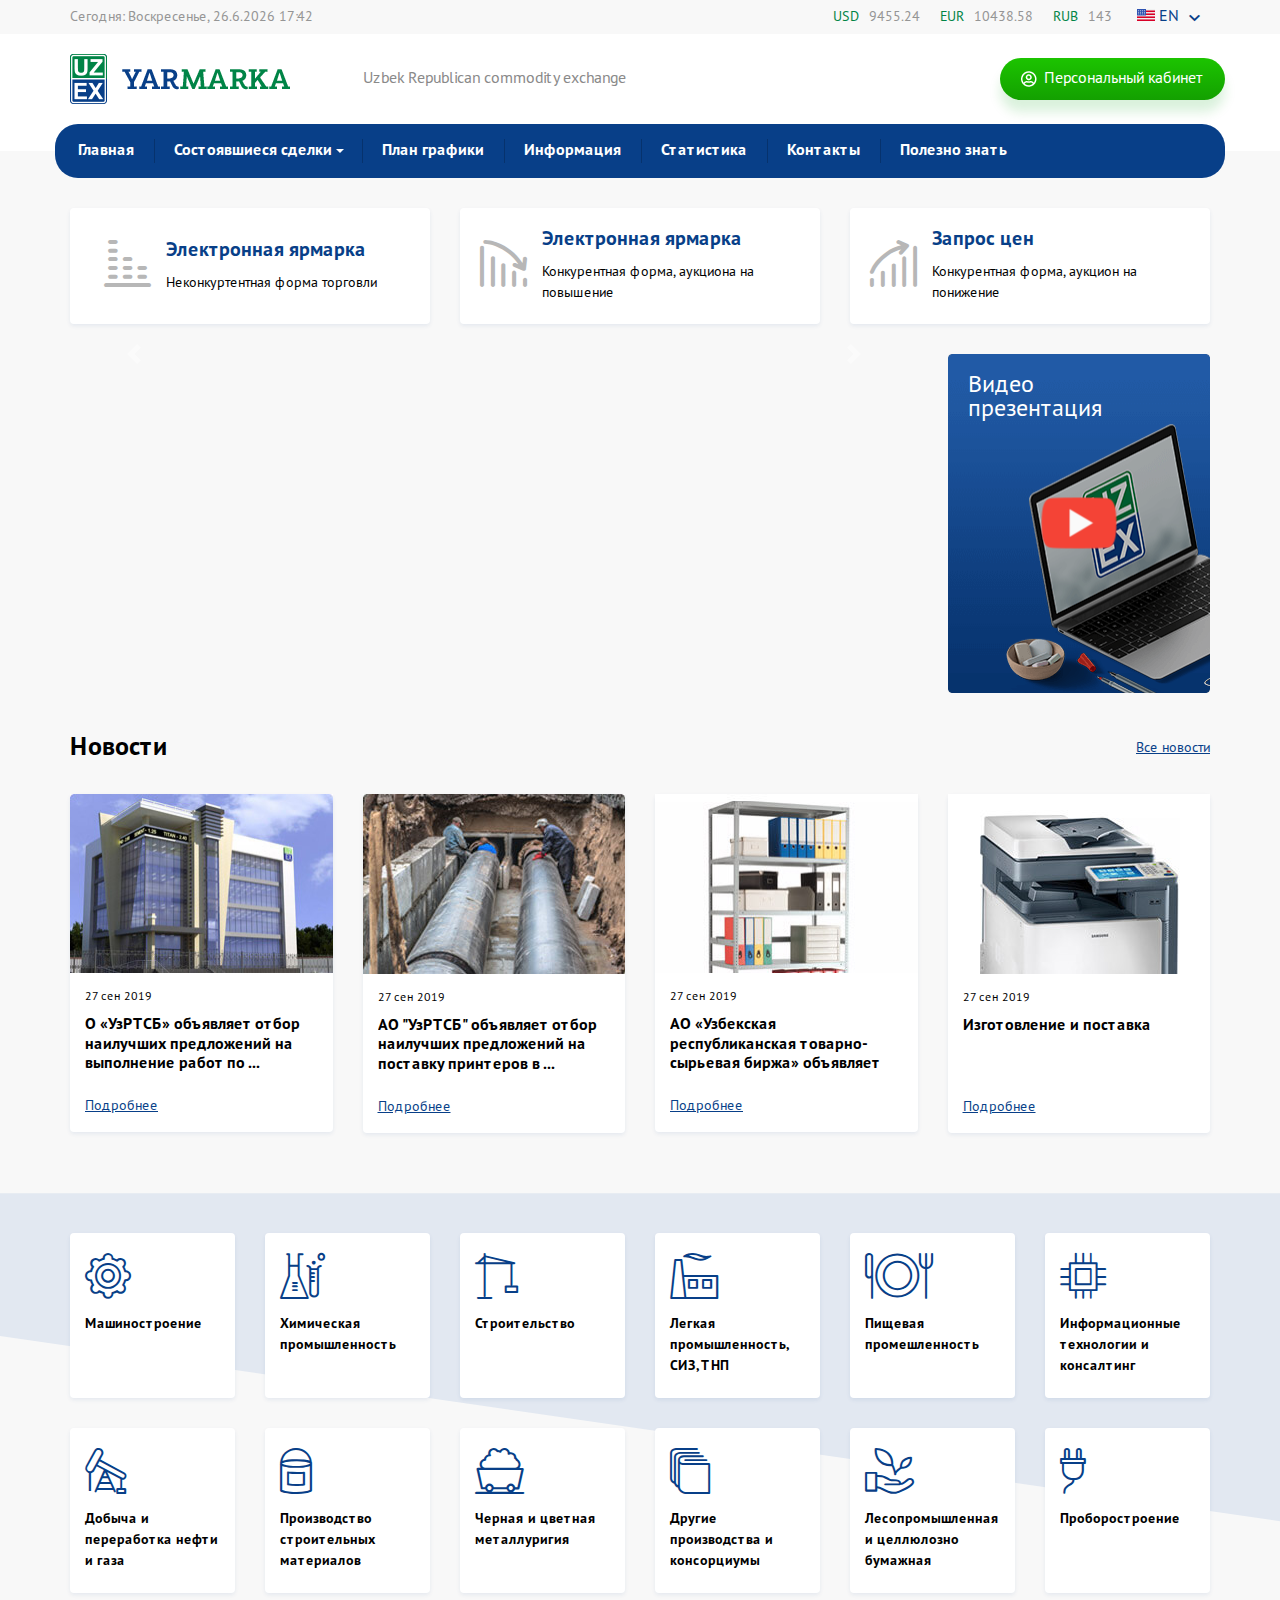
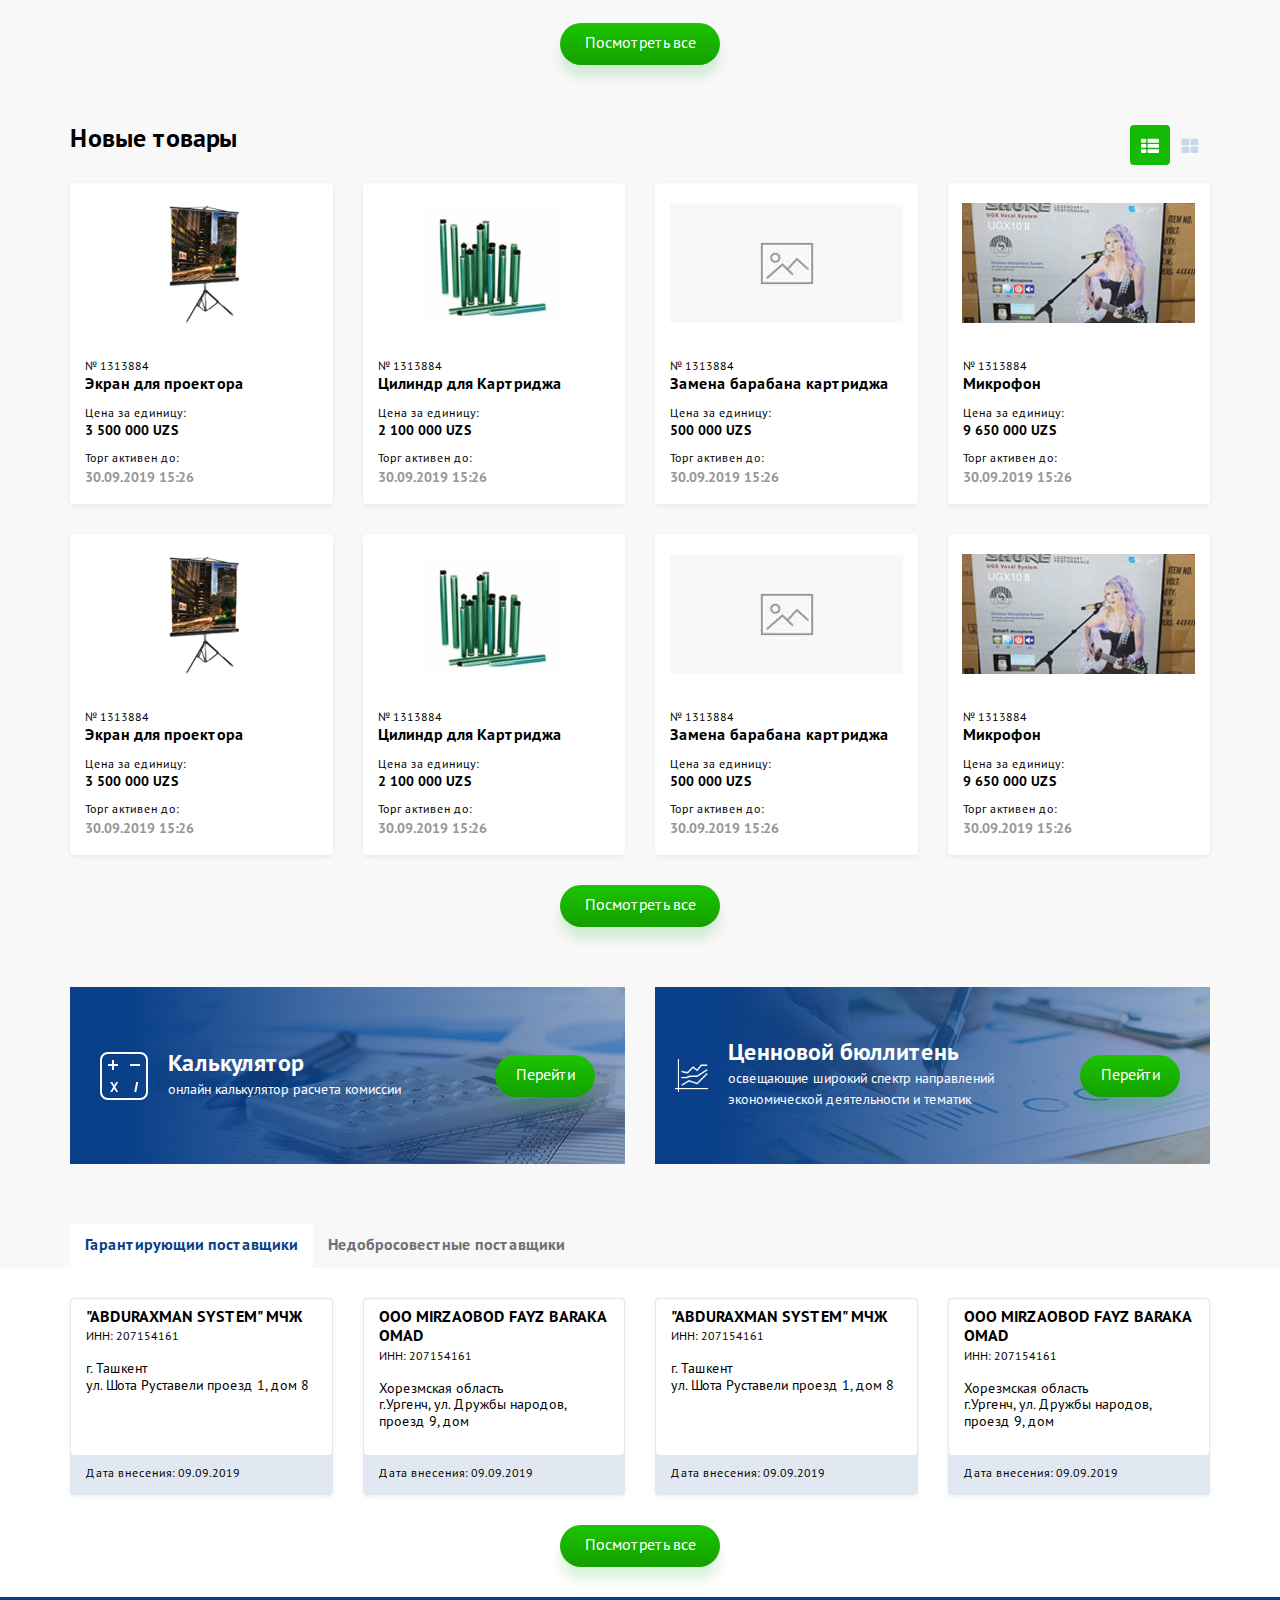
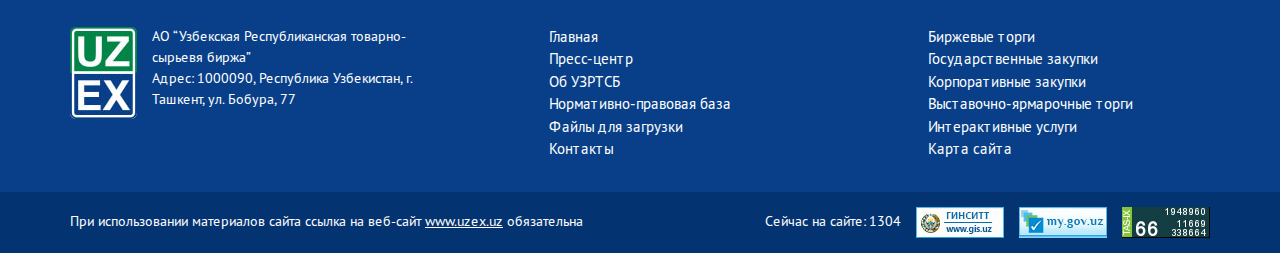
<file: en/index.html>
<!doctype html>
<html data-n-head-ssr>
  <head>
    <title>Yarmarka</title><meta data-n-head="ssr" charset="utf-8"><meta data-n-head="ssr" name="viewport" content="width=device-width,initial-scale=1"><meta data-n-head="ssr" data-hid="description" name="description" content="My neat Nuxt.js project"><link data-n-head="ssr" rel="icon" type="image/x-icon" href="/favicon2.ico"><link rel="preload" href="/_nuxt/b62ea315c7e35c0727b6.js" as="script"><link rel="preload" href="/_nuxt/75cb381a7a2f09f5a605.js" as="script"><link rel="preload" href="/_nuxt/76abdb1bbc399050a913.css" as="style"><link rel="preload" href="/_nuxt/173f9be4e5a18ce6e9bc.js" as="script"><link rel="preload" href="/_nuxt/b514999a92042a92b4e0.css" as="style"><link rel="preload" href="/_nuxt/b5ac83d2be3deef09c05.js" as="script"><link rel="preload" href="/_nuxt/50b2a8a4c7c2fe55eb10.css" as="style"><link rel="preload" href="/_nuxt/c5cd67184575e67852d2.js" as="script"><link rel="preload" href="/_nuxt/861fab47ff5d3118b7e3.js" as="script"><link rel="stylesheet" href="/_nuxt/76abdb1bbc399050a913.css"><link rel="stylesheet" href="/_nuxt/b514999a92042a92b4e0.css"><link rel="stylesheet" href="/_nuxt/50b2a8a4c7c2fe55eb10.css">
  </head>
  <body>
    <div data-server-rendered="true" id="__nuxt"><!----><div id="__layout"><div><header class="header" data-v-f959d56e><div class="header_top" data-v-f959d56e><div class="container" data-v-f959d56e><div class="row align-items-center" data-v-f959d56e><div class="col-md-5" data-v-f959d56e><div class="header_top_left" data-v-f959d56e><p data-v-f959d56e>Сегодня: Понедельник, 10.1.2020 17:56</p></div></div> <div class="col" data-v-f959d56e><div class="header_top_right" data-v-f959d56e><div class="header_top_right_currency" data-v-f959d56e><div class="header_top_right_currency_block" data-v-f959d56e><p data-v-f959d56e>usd</p> <span data-v-f959d56e>9455.24</span></div> <div class="header_top_right_currency_block" data-v-f959d56e><p data-v-f959d56e>eur</p> <span data-v-f959d56e>10438.58</span></div> <div class="header_top_right_currency_block" data-v-f959d56e><p data-v-f959d56e>rub</p> <span data-v-f959d56e>143</span></div></div> <div class="header_top_right_lang" data-v-f959d56e><ul class="nav justify-content-end" data-v-f959d56e><li class="nav-item d-flex align-items-center dropdown" data-v-f959d56e><a data-toggle="dropdown" href="#" role="button" aria-haspopup="true" aria-expanded="false" class="nav-link header_top_right_lang_menu-other" data-v-f959d56e><span class="icon-bottom header_top_right_lang_menu-other-icon" data-v-f959d56e></span> <span class="header_top_right_lang_menu-other-text" data-v-f959d56e><img src="[data-uri]" alt="lang" data-v-f959d56e>
                      en
                    </span></a> <div class="dropdown-menu header_top_right_lang_dropdown_menu" style="display:none" data-v-f959d56e><a href="/" class="dropdown-item header_top_right_lang_dropdown_menu_item nuxt-link-active" data-v-f959d56e><img src="[data-uri]" alt="lang" data-v-f959d56e>
                      RU
                    </a><a href="/uz" class="dropdown-item header_top_right_lang_dropdown_menu_item" data-v-f959d56e><img src="[data-uri]" alt="lang" data-v-f959d56e>
                      UZ
                    </a></div></li></ul></div></div></div></div></div></div> <div class="header_center" data-v-f959d56e><div class="container" data-v-f959d56e><div class="row align-items-center" data-v-f959d56e><div class="col-md-3 col-sm-6 order-md-1" data-v-f959d56e><a href="http://www.uzex.uz" class="header_center_logo" data-v-f959d56e><img src="/_nuxt/img/b1f215f.png" alt="Logo" data-v-f959d56e></a></div> <div class="col-lg-3 col-md-5 col-sm-6 order-md-3 justify-content-end no-padding" data-v-f959d56e><div class="header_center_profile" data-v-f959d56e><a href="#" class="header_center_profile_btn btn" data-v-f959d56e><img src="[data-uri]" alt="profile-icon" data-v-f959d56e> <p data-v-f959d56e>Персональный кабинет</p></a></div></div> <div class="col-lg-6 order-md-2 col-md-4" data-v-f959d56e><div class="header_center_title" data-v-f959d56e><p data-v-f959d56e>Uzbek Republican commodity exchange</p></div></div></div></div></div> <div class="header_bottom" data-v-f959d56e><div class="container" data-v-f959d56e><div class="row no-gutters" data-v-f959d56e><div class="col-12" data-v-f959d56e><div class="header_bottom_menu" data-v-f959d56e><nav class="navbar header_bottom_menu_navbar navbar-dark navbar-expand-md" data-v-f959d56e><button type="button" aria-label="Toggle navigation" aria-controls="nav-collapse" aria-expanded="false" class="navbar-toggler" data-v-f959d56e><span class="navbar-toggler-icon"></span></button> <div id="nav-collapse" class="navbar-collapse collapse" style="display:none" data-v-f959d56e><ul class="navbar-nav" data-v-f959d56e><li class="nav-item" data-v-f959d56e><a target="_self" href="http://www.uzex.uz" class="nav-link" data-v-f959d56e>Главная</a></li> <li id="my-nav-dropdown" left="" class="nav-item b-nav-dropdown dropdown header_bottom_menu_left-border" data-v-f959d56e><a id="my-nav-dropdown__BV_button_" aria-haspopup="true" aria-expanded="false" target="_self" href="#" class="nav-link dropdown-toggle nav-link-custom"><span>Состоявшиеся сделки</span></a><ul tabindex="-1" aria-labelledby="my-nav-dropdown__BV_button_" class="dropdown-menu"><li role="presentation" data-v-f959d56e><a role="menuitem" target="_self" href="#" class="dropdown-item">Список интерактивных услуг</a></li> <li role="presentation" data-v-f959d56e><hr role="separator" aria-orientation="horizontal" class="dropdown-divider" data-v-f959d56e></li> <li role="presentation" data-v-f959d56e><a role="menuitem" target="_self" href="#" class="dropdown-item">Торговые технологии</a></li> <li role="presentation" data-v-f959d56e><hr role="separator" aria-orientation="horizontal" class="dropdown-divider" data-v-f959d56e></li> <li role="presentation" data-v-f959d56e><a role="menuitem" target="_self" href="#" class="dropdown-item">Взаимодействие с государственными органами на уровне правительства
                    </a></li></ul></li> <li class="nav-item header_bottom_menu_left-border" data-v-f959d56e><a target="_self" href="#" class="nav-link" data-v-f959d56e>План графики</a></li> <li class="nav-item header_bottom_menu_left-border" data-v-f959d56e><a target="_self" href="#" class="nav-link" data-v-f959d56e>Информация</a></li> <li class="nav-item header_bottom_menu_left-border" data-v-f959d56e><a target="_self" href="#" class="nav-link" data-v-f959d56e>Статистика</a></li> <li class="nav-item header_bottom_menu_left-border" data-v-f959d56e><a target="_self" href="#" class="nav-link" data-v-f959d56e>Контакты</a></li> <li class="nav-item header_bottom_menu_left-border" data-v-f959d56e><a target="_self" href="#" class="nav-link" data-v-f959d56e>Полезно знать</a></li></ul></div></nav></div></div></div></div> <div class="header_bottom_back" data-v-f959d56e></div></div> <div data-v-f959d56e></div></header> <div class="content"><section class="content_top" data-v-c9cc5714><div class="container" data-v-c9cc5714><div class="row" data-v-c9cc5714><div class="col" data-v-c9cc5714><div class="content_top_pad" data-v-c9cc5714><a href="http://www.uzex.uz" class="content_top_block" data-v-c9cc5714><div class="content_top_block_img" data-v-c9cc5714><span class="icon-top_1" data-v-c9cc5714></span></div> <div class="content_top_block_info" data-v-c9cc5714><h2 data-v-c9cc5714>Электронная ярмарка</h2> <p data-v-c9cc5714>Неконкуртентная форма торговли</p></div></a></div></div><div class="col" data-v-c9cc5714><div class="content_top_pad" data-v-c9cc5714><a href="http://www.uzex.uz" class="content_top_block" data-v-c9cc5714><div class="content_top_block_img" data-v-c9cc5714><span class="icon-top_2" data-v-c9cc5714></span></div> <div class="content_top_block_info" data-v-c9cc5714><h2 data-v-c9cc5714>Электронная ярмарка</h2> <p data-v-c9cc5714>Конкурентная форма, аукциона на повышение</p></div></a></div></div><div class="col" data-v-c9cc5714><div class="content_top_pad" data-v-c9cc5714><a href="http://www.uzex.uz" class="content_top_block" data-v-c9cc5714><div class="content_top_block_img" data-v-c9cc5714><span class="icon-top_3" data-v-c9cc5714></span></div> <div class="content_top_block_info" data-v-c9cc5714><h2 data-v-c9cc5714>Запрос цен</h2> <p data-v-c9cc5714>Конкурентная форма, аукцион на понижение</p></div></a></div></div></div></div></section> <section class="content_slide" data-v-3c64c523><div class="container" data-v-3c64c523><div class="row justify-content-center" data-v-3c64c523><div class="col-md-9" data-v-3c64c523><div role="region" aria-busy="false" class="carousel slide carousel-fade" data-v-3c64c523><div role="list" class="carousel-inner"><div role="listitem" class="carousel-item" data-v-3c64c523><img src="/_nuxt/img/f9f9d28.jpg" class="img-fluid w-100 d-block"><div class="carousel-caption"><!----><!----><h3 data-v-3c64c523>B2B модель электронной коммерции</h3> <p data-v-3c64c523>Мы работаем в сфере государственного и коммерческого заказа
              с 2007 года и готовы помочь на каждом этапе торгов.</p></div></div> <div role="listitem" class="carousel-item" data-v-3c64c523><img src="/_nuxt/img/f9f9d28.jpg" class="img-fluid w-100 d-block"><div class="carousel-caption"><!----><!----><h3 data-v-3c64c523>B2B 2 модель электронной коммерции</h3> <p data-v-3c64c523>Мы работаем в сфере государственного и коммерческого заказа
              с 2007 года и готовы помочь на каждом этапе торгов.</p></div></div> <div role="listitem" class="carousel-item" data-v-3c64c523><img src="/_nuxt/img/f9f9d28.jpg" class="img-fluid w-100 d-block"><div class="carousel-caption"><!----><!----><h3 data-v-3c64c523>B2B 3 модель электронной коммерции</h3> <p data-v-3c64c523>Мы работаем в сфере государственного и коммерческого заказа
              с 2007 года и готовы помочь на каждом этапе торгов.</p></div></div></div><a href="#" role="button" class="carousel-control-prev"><span aria-hidden="true" class="carousel-control-prev-icon"></span><span class="sr-only">Previous Slide</span></a><a href="#" role="button" class="carousel-control-next"><span aria-hidden="true" class="carousel-control-next-icon"></span><span class="sr-only">Next Slide</span></a><ol aria-hidden="false" aria-label="Select a slide to display" class="carousel-indicators"></ol></div></div> <div class="col-md-3 col-sm-4" data-v-3c64c523><a href="#" class="content_slide_popup" data-v-3c64c523><div class="content_slide_popup_img" data-v-3c64c523><img src="/_nuxt/img/1d9660b.png" alt="popup" data-v-3c64c523></div> <div class="content_slide_popup_info" data-v-3c64c523><p data-v-3c64c523>Видео презентация</p></div> <div class="content_slide_popup_url" data-v-3c64c523><img src="/_nuxt/img/1309423.png" alt="youtube" data-v-3c64c523></div> <!----></a></div></div></div></section> <section class="news" data-v-29a823da><div class="container" data-v-29a823da><div class="row justify-content-between align-items-center" data-v-29a823da><div class="col-6" data-v-29a823da><div class="news_header" data-v-29a823da><h2 data-v-29a823da>Новости</h2></div></div> <div class="col-6" data-v-29a823da><div class="news_header d-flex justify-content-end" data-v-29a823da><a href="http://www.uzex.uz" data-v-29a823da>
            Все новости
          </a></div></div></div> <div class="row" data-v-29a823da><div class="col-md-3 col-sm-6" data-v-29a823da><div class="news_block_pad" data-v-29a823da><div class="news_block" data-v-29a823da><div class="news_block_img" data-v-29a823da><img src="/_nuxt/img/be823dd.jpg" alt data-v-29a823da></div> <div class="news_block_info" data-v-29a823da><span data-v-29a823da>27 сен 2019</span> <h3 data-v-29a823da>О «УзРТСБ» объявляет отбор наилучших предложений на выполнение работ по ...</h3> <a href="http://www.uzex.uz" data-v-29a823da>
                Подробнее
              </a></div></div></div></div><div class="col-md-3 col-sm-6" data-v-29a823da><div class="news_block_pad" data-v-29a823da><div class="news_block" data-v-29a823da><div class="news_block_img" data-v-29a823da><img src="/_nuxt/img/024aa8d.jpg" alt data-v-29a823da></div> <div class="news_block_info" data-v-29a823da><span data-v-29a823da>27 сен 2019</span> <h3 data-v-29a823da>АО "УзРТСБ" объявляет отбор наилучших предложений на поставку принтеров в ...</h3> <a href="http://www.uzex.uz" data-v-29a823da>
                Подробнее
              </a></div></div></div></div><div class="col-md-3 col-sm-6" data-v-29a823da><div class="news_block_pad" data-v-29a823da><div class="news_block" data-v-29a823da><div class="news_block_img" data-v-29a823da><img src="/_nuxt/img/d1ffa53.jpg" alt data-v-29a823da></div> <div class="news_block_info" data-v-29a823da><span data-v-29a823da>27 сен 2019</span> <h3 data-v-29a823da>АО «Узбекская республиканская товарно-сырьевая биржа» объявляет конкурс на оказани ...</h3> <a href="http://www.uzex.uz" data-v-29a823da>
                Подробнее
              </a></div></div></div></div><div class="col-md-3 col-sm-6" data-v-29a823da><div class="news_block_pad" data-v-29a823da><div class="news_block" data-v-29a823da><div class="news_block_img" data-v-29a823da><img src="/_nuxt/img/2edc06c.jpg" alt data-v-29a823da></div> <div class="news_block_info" data-v-29a823da><span data-v-29a823da>27 сен 2019</span> <h3 data-v-29a823da>Изготовление и поставкa</h3> <a href="http://www.uzex.uz" data-v-29a823da>
                Подробнее
              </a></div></div></div></div></div></div></section> <section class="catalogue" data-v-35293a05><div class="catalogue_pad" data-v-35293a05><div class="container" data-v-35293a05><div class="row" data-v-35293a05><div class="col-xl-2 col-md-3 col-sm-4" data-v-35293a05><div class="catalogue_block" data-v-35293a05><a href="http://www.uzex.uz" class="catalogue_block_child" data-v-35293a05><span class="icon-001" data-v-35293a05></span> <p data-v-35293a05>Машиностроение</p></a></div></div><div class="col-xl-2 col-md-3 col-sm-4" data-v-35293a05><div class="catalogue_block" data-v-35293a05><a href="http://www.uzex.uz" class="catalogue_block_child" data-v-35293a05><span class="icon-002" data-v-35293a05></span> <p data-v-35293a05>Химическая промышленность</p></a></div></div><div class="col-xl-2 col-md-3 col-sm-4" data-v-35293a05><div class="catalogue_block" data-v-35293a05><a href="http://www.uzex.uz" class="catalogue_block_child" data-v-35293a05><span class="icon-003" data-v-35293a05></span> <p data-v-35293a05>Строительство</p></a></div></div><div class="col-xl-2 col-md-3 col-sm-4" data-v-35293a05><div class="catalogue_block" data-v-35293a05><a href="http://www.uzex.uz" class="catalogue_block_child" data-v-35293a05><span class="icon-004" data-v-35293a05></span> <p data-v-35293a05>Легкая промышленность, СИЗ, ТНП</p></a></div></div><div class="col-xl-2 col-md-3 col-sm-4" data-v-35293a05><div class="catalogue_block" data-v-35293a05><a href="http://www.uzex.uz" class="catalogue_block_child" data-v-35293a05><span class="icon-005" data-v-35293a05></span> <p data-v-35293a05>Пищевая промешленность</p></a></div></div><div class="col-xl-2 col-md-3 col-sm-4" data-v-35293a05><div class="catalogue_block" data-v-35293a05><a href="http://www.uzex.uz" class="catalogue_block_child" data-v-35293a05><span class="icon-006" data-v-35293a05></span> <p data-v-35293a05>Информационные технологии и консалтинг</p></a></div></div><div class="col-xl-2 col-md-3 col-sm-4" data-v-35293a05><div class="catalogue_block" data-v-35293a05><a href="http://www.uzex.uz" class="catalogue_block_child" data-v-35293a05><span class="icon-007" data-v-35293a05></span> <p data-v-35293a05>Добыча и переработка нефти и газа</p></a></div></div><div class="col-xl-2 col-md-3 col-sm-4" data-v-35293a05><div class="catalogue_block" data-v-35293a05><a href="http://www.uzex.uz" class="catalogue_block_child" data-v-35293a05><span class="icon-008" data-v-35293a05></span> <p data-v-35293a05>Производство строительных материалов</p></a></div></div><div class="col-xl-2 col-md-3 col-sm-4" data-v-35293a05><div class="catalogue_block" data-v-35293a05><a href="http://www.uzex.uz" class="catalogue_block_child" data-v-35293a05><span class="icon-009" data-v-35293a05></span> <p data-v-35293a05>Черная и цветная металлуригия</p></a></div></div><div class="col-xl-2 col-md-3 col-sm-4" data-v-35293a05><div class="catalogue_block" data-v-35293a05><a href="http://www.uzex.uz" class="catalogue_block_child" data-v-35293a05><span class="icon-010" data-v-35293a05></span> <p data-v-35293a05>Другие производства и консорциумы</p></a></div></div><div class="col-xl-2 col-md-3 col-sm-4" data-v-35293a05><div class="catalogue_block" data-v-35293a05><a href="http://www.uzex.uz" class="catalogue_block_child" data-v-35293a05><span class="icon-011" data-v-35293a05></span> <p data-v-35293a05>Лесопромышленная и целлюлозно бумажная</p></a></div></div><div class="col-xl-2 col-md-3 col-sm-4" data-v-35293a05><div class="catalogue_block" data-v-35293a05><a href="http://www.uzex.uz" class="catalogue_block_child" data-v-35293a05><span class="icon-012" data-v-35293a05></span> <p data-v-35293a05>Проборостроение</p></a></div></div></div> <div class="row" data-v-35293a05><div class="col-12" data-v-35293a05><div class="catalogue_url d-flex justify-content-center" data-v-35293a05><a href="http://www.uzex.uz" class="btn" data-v-35293a05>
              Посмотреть все
            </a></div></div></div></div></div></section> <section class="new_product" data-v-442b9840><div class="container" data-v-442b9840><div class="row justify-content-between" data-v-442b9840><div class="col-6" data-v-442b9840><div class="new_product_header" data-v-442b9840><h2 data-v-442b9840>Новые товары</h2></div></div> <div class="col-6" data-v-442b9840><div class="new_product_header d-flex justify-content-end" data-v-442b9840><a href="#" role="tab" aria-controls="grid" class="new_product_header_btn active" data-v-442b9840><img src="[data-uri]" alt="button" data-v-442b9840></a> <a href="#" role="tab" aria-controls="linear" class="new_product_header_btn" data-v-442b9840><img src="[data-uri]" alt="button" data-v-442b9840></a></div></div></div> <div id="tab" class="tab-content" data-v-442b9840><div class="tab-pane fade active show" data-v-442b9840><div class="row" data-v-58a704c3 data-v-442b9840><div class="col-lg-3 col-md-4 col-sm-6" data-v-58a704c3><div class="new_product_block" data-v-58a704c3><a href="#" class="new_product_block_url" data-v-58a704c3><div class="new_product_block_url_img" data-v-58a704c3><img src="/_nuxt/img/653776e.png" alt="product-img" data-v-58a704c3></div> <div class="new_product_block_url_info" data-v-58a704c3><div class="new_product_block_url_info_child" data-v-58a704c3><p data-v-58a704c3>№ 1313884</p> <h3 data-v-58a704c3>Экран для проектора</h3></div> <div class="new_product_block_url_info_child" data-v-58a704c3><p data-v-58a704c3>Цена за единицу:</p> <h4 data-v-58a704c3>3 500 000 UZS</h4></div> <div class="new_product_block_url_info_child" data-v-58a704c3><p data-v-58a704c3>Торг активен до:</p> <span data-v-58a704c3>30.09.2019 15:26</span></div></div></a></div></div><div class="col-lg-3 col-md-4 col-sm-6" data-v-58a704c3><div class="new_product_block" data-v-58a704c3><a href="#" class="new_product_block_url" data-v-58a704c3><div class="new_product_block_url_img" data-v-58a704c3><img src="/_nuxt/img/58e6e87.png" alt="product-img" data-v-58a704c3></div> <div class="new_product_block_url_info" data-v-58a704c3><div class="new_product_block_url_info_child" data-v-58a704c3><p data-v-58a704c3>№ 1313884</p> <h3 data-v-58a704c3>Цилиндр для Картриджа</h3></div> <div class="new_product_block_url_info_child" data-v-58a704c3><p data-v-58a704c3>Цена за единицу:</p> <h4 data-v-58a704c3>2 100 000 UZS</h4></div> <div class="new_product_block_url_info_child" data-v-58a704c3><p data-v-58a704c3>Торг активен до:</p> <span data-v-58a704c3>30.09.2019 15:26</span></div></div></a></div></div><div class="col-lg-3 col-md-4 col-sm-6" data-v-58a704c3><div class="new_product_block" data-v-58a704c3><a href="#" class="new_product_block_url" data-v-58a704c3><div class="new_product_block_url_img" data-v-58a704c3><img src="/_nuxt/img/c8d8018.jpg" alt="product-img" data-v-58a704c3></div> <div class="new_product_block_url_info" data-v-58a704c3><div class="new_product_block_url_info_child" data-v-58a704c3><p data-v-58a704c3>№ 1313884</p> <h3 data-v-58a704c3>Замена барабана картриджа </h3></div> <div class="new_product_block_url_info_child" data-v-58a704c3><p data-v-58a704c3>Цена за единицу:</p> <h4 data-v-58a704c3>500 000 UZS</h4></div> <div class="new_product_block_url_info_child" data-v-58a704c3><p data-v-58a704c3>Торг активен до:</p> <span data-v-58a704c3>30.09.2019 15:26</span></div></div></a></div></div><div class="col-lg-3 col-md-4 col-sm-6" data-v-58a704c3><div class="new_product_block" data-v-58a704c3><a href="#" class="new_product_block_url" data-v-58a704c3><div class="new_product_block_url_img" data-v-58a704c3><img src="/_nuxt/img/d918cdf.jpg" alt="product-img" data-v-58a704c3></div> <div class="new_product_block_url_info" data-v-58a704c3><div class="new_product_block_url_info_child" data-v-58a704c3><p data-v-58a704c3>№ 1313884</p> <h3 data-v-58a704c3>Микрофон</h3></div> <div class="new_product_block_url_info_child" data-v-58a704c3><p data-v-58a704c3>Цена за единицу:</p> <h4 data-v-58a704c3>9 650 000 UZS</h4></div> <div class="new_product_block_url_info_child" data-v-58a704c3><p data-v-58a704c3>Торг активен до:</p> <span data-v-58a704c3>30.09.2019 15:26</span></div></div></a></div></div> <div class="col-lg-3 col-md-4 col-sm-6" data-v-58a704c3><div class="new_product_block" data-v-58a704c3><a href="#" class="new_product_block_url" data-v-58a704c3><div class="new_product_block_url_img" data-v-58a704c3><img src="/_nuxt/img/653776e.png" alt="product-img" data-v-58a704c3></div> <div class="new_product_block_url_info" data-v-58a704c3><div class="new_product_block_url_info_child" data-v-58a704c3><p data-v-58a704c3>№ 1313884</p> <h3 data-v-58a704c3>Экран для проектора</h3></div> <div class="new_product_block_url_info_child" data-v-58a704c3><p data-v-58a704c3>Цена за единицу:</p> <h4 data-v-58a704c3>3 500 000 UZS</h4></div> <div class="new_product_block_url_info_child" data-v-58a704c3><p data-v-58a704c3>Торг активен до:</p> <span data-v-58a704c3>30.09.2019 15:26</span></div></div></a></div></div><div class="col-lg-3 col-md-4 col-sm-6" data-v-58a704c3><div class="new_product_block" data-v-58a704c3><a href="#" class="new_product_block_url" data-v-58a704c3><div class="new_product_block_url_img" data-v-58a704c3><img src="/_nuxt/img/58e6e87.png" alt="product-img" data-v-58a704c3></div> <div class="new_product_block_url_info" data-v-58a704c3><div class="new_product_block_url_info_child" data-v-58a704c3><p data-v-58a704c3>№ 1313884</p> <h3 data-v-58a704c3>Цилиндр для Картриджа</h3></div> <div class="new_product_block_url_info_child" data-v-58a704c3><p data-v-58a704c3>Цена за единицу:</p> <h4 data-v-58a704c3>2 100 000 UZS</h4></div> <div class="new_product_block_url_info_child" data-v-58a704c3><p data-v-58a704c3>Торг активен до:</p> <span data-v-58a704c3>30.09.2019 15:26</span></div></div></a></div></div><div class="col-lg-3 col-md-4 col-sm-6" data-v-58a704c3><div class="new_product_block" data-v-58a704c3><a href="#" class="new_product_block_url" data-v-58a704c3><div class="new_product_block_url_img" data-v-58a704c3><img src="/_nuxt/img/c8d8018.jpg" alt="product-img" data-v-58a704c3></div> <div class="new_product_block_url_info" data-v-58a704c3><div class="new_product_block_url_info_child" data-v-58a704c3><p data-v-58a704c3>№ 1313884</p> <h3 data-v-58a704c3>Замена барабана картриджа </h3></div> <div class="new_product_block_url_info_child" data-v-58a704c3><p data-v-58a704c3>Цена за единицу:</p> <h4 data-v-58a704c3>500 000 UZS</h4></div> <div class="new_product_block_url_info_child" data-v-58a704c3><p data-v-58a704c3>Торг активен до:</p> <span data-v-58a704c3>30.09.2019 15:26</span></div></div></a></div></div><div class="col-lg-3 col-md-4 col-sm-6" data-v-58a704c3><div class="new_product_block" data-v-58a704c3><a href="#" class="new_product_block_url" data-v-58a704c3><div class="new_product_block_url_img" data-v-58a704c3><img src="/_nuxt/img/d918cdf.jpg" alt="product-img" data-v-58a704c3></div> <div class="new_product_block_url_info" data-v-58a704c3><div class="new_product_block_url_info_child" data-v-58a704c3><p data-v-58a704c3>№ 1313884</p> <h3 data-v-58a704c3>Микрофон</h3></div> <div class="new_product_block_url_info_child" data-v-58a704c3><p data-v-58a704c3>Цена за единицу:</p> <h4 data-v-58a704c3>9 650 000 UZS</h4></div> <div class="new_product_block_url_info_child" data-v-58a704c3><p data-v-58a704c3>Торг активен до:</p> <span data-v-58a704c3>30.09.2019 15:26</span></div></div></a></div></div></div></div> <div class="tab-pane fade cat-eq" data-v-442b9840><div class="table-responsive-lg" data-v-020ea2c6 data-v-442b9840><table class="table table-bordered new_product_table" data-v-020ea2c6><thead class="new_product_table_thead" data-v-020ea2c6><tr class="new_product_table_thead_tr" data-v-020ea2c6><th class="new_product_table_thead_tr_th" data-v-020ea2c6>Фото</th> <th class="new_product_table_thead_tr_th" data-v-020ea2c6>Срок лота</th> <th class="new_product_table_thead_tr_th" data-v-020ea2c6>№ лота</th> <th class="new_product_table_thead_tr_th" data-v-020ea2c6>Регион</th> <th class="new_product_table_thead_tr_th" data-v-020ea2c6>Наименование заказа</th> <th class="new_product_table_thead_tr_th_width" data-v-020ea2c6>Цена</th></tr></thead> <tbody class="new_product_table_tbody" data-v-020ea2c6><tr class="new_product_table_tbody_tr" data-v-020ea2c6><th class="new_product_table_tbody_tr_th" data-v-020ea2c6><img src="/_nuxt/img/be823dd.jpg" alt="foto" data-v-020ea2c6></th> <td class="new_product_table_tbody_tr_td" data-v-020ea2c6>09.10.2019</td> <td class="new_product_table_tbody_tr_td" data-v-020ea2c6><a href="http://www.uzex.uz" class="new_product_table_tbody_tr_td_url" data-v-020ea2c6>1407474</a></td> <td class="new_product_table_tbody_tr_td" data-v-020ea2c6>Ферганская область</td> <td class="new_product_table_tbody_tr_td" data-v-020ea2c6><a href="http://www.uzex.uz" class="new_product_table_tbody_tr_td_url" data-v-020ea2c6>Фильтр воздушный</a></td> <td class="new_product_table_tbody_tr_td" data-v-020ea2c6>100 000 000 млн. сум</td></tr><tr class="new_product_table_tbody_tr" data-v-020ea2c6><th class="new_product_table_tbody_tr_th" data-v-020ea2c6><img src="/_nuxt/img/024aa8d.jpg" alt="foto" data-v-020ea2c6></th> <td class="new_product_table_tbody_tr_td" data-v-020ea2c6>15.10.2019</td> <td class="new_product_table_tbody_tr_td" data-v-020ea2c6><a href="http://www.uzex.uz" class="new_product_table_tbody_tr_td_url" data-v-020ea2c6>46884846</a></td> <td class="new_product_table_tbody_tr_td" data-v-020ea2c6>Ташкент</td> <td class="new_product_table_tbody_tr_td" data-v-020ea2c6><a href="http://www.uzex.uz" class="new_product_table_tbody_tr_td_url" data-v-020ea2c6>Деловой журнал</a></td> <td class="new_product_table_tbody_tr_td" data-v-020ea2c6>60 000 000 сум</td></tr><tr class="new_product_table_tbody_tr" data-v-020ea2c6><th class="new_product_table_tbody_tr_th" data-v-020ea2c6><img src="/_nuxt/img/d1ffa53.jpg" alt="foto" data-v-020ea2c6></th> <td class="new_product_table_tbody_tr_td" data-v-020ea2c6>27.10.2019</td> <td class="new_product_table_tbody_tr_td" data-v-020ea2c6><a href="http://www.uzex.uz" class="new_product_table_tbody_tr_td_url" data-v-020ea2c6>1407474</a></td> <td class="new_product_table_tbody_tr_td" data-v-020ea2c6>Ташкент</td> <td class="new_product_table_tbody_tr_td" data-v-020ea2c6><a href="http://www.uzex.uz" class="new_product_table_tbody_tr_td_url" data-v-020ea2c6>Содержание и ремонт компьютера и компьютерного  оборудования </a></td> <td class="new_product_table_tbody_tr_td" data-v-020ea2c6>9 000 000 сум</td></tr><tr class="new_product_table_tbody_tr" data-v-020ea2c6><th class="new_product_table_tbody_tr_th" data-v-020ea2c6><img src="/_nuxt/img/be823dd.jpg" alt="foto" data-v-020ea2c6></th> <td class="new_product_table_tbody_tr_td" data-v-020ea2c6>09.10.2019</td> <td class="new_product_table_tbody_tr_td" data-v-020ea2c6><a href="http://www.uzex.uz" class="new_product_table_tbody_tr_td_url" data-v-020ea2c6>1407474</a></td> <td class="new_product_table_tbody_tr_td" data-v-020ea2c6>Ферганская область</td> <td class="new_product_table_tbody_tr_td" data-v-020ea2c6><a href="http://www.uzex.uz" class="new_product_table_tbody_tr_td_url" data-v-020ea2c6>Фильтр воздушный</a></td> <td class="new_product_table_tbody_tr_td" data-v-020ea2c6>100 000 000 млн. сум</td></tr><tr class="new_product_table_tbody_tr" data-v-020ea2c6><th class="new_product_table_tbody_tr_th" data-v-020ea2c6><img src="/_nuxt/img/024aa8d.jpg" alt="foto" data-v-020ea2c6></th> <td class="new_product_table_tbody_tr_td" data-v-020ea2c6>15.10.2019</td> <td class="new_product_table_tbody_tr_td" data-v-020ea2c6><a href="http://www.uzex.uz" class="new_product_table_tbody_tr_td_url" data-v-020ea2c6>46884846</a></td> <td class="new_product_table_tbody_tr_td" data-v-020ea2c6>Ташкент</td> <td class="new_product_table_tbody_tr_td" data-v-020ea2c6><a href="http://www.uzex.uz" class="new_product_table_tbody_tr_td_url" data-v-020ea2c6>Деловой журнал</a></td> <td class="new_product_table_tbody_tr_td" data-v-020ea2c6>60 000 000 сум</td></tr><tr class="new_product_table_tbody_tr" data-v-020ea2c6><th class="new_product_table_tbody_tr_th" data-v-020ea2c6><img src="/_nuxt/img/d1ffa53.jpg" alt="foto" data-v-020ea2c6></th> <td class="new_product_table_tbody_tr_td" data-v-020ea2c6>27.10.2019</td> <td class="new_product_table_tbody_tr_td" data-v-020ea2c6><a href="http://www.uzex.uz" class="new_product_table_tbody_tr_td_url" data-v-020ea2c6>1407474</a></td> <td class="new_product_table_tbody_tr_td" data-v-020ea2c6>Ташкент</td> <td class="new_product_table_tbody_tr_td" data-v-020ea2c6><a href="http://www.uzex.uz" class="new_product_table_tbody_tr_td_url" data-v-020ea2c6>Содержание и ремонт компьютера и компьютерного  оборудования </a></td> <td class="new_product_table_tbody_tr_td" data-v-020ea2c6>9 000 000 сум</td></tr><tr class="new_product_table_tbody_tr" data-v-020ea2c6><th class="new_product_table_tbody_tr_th" data-v-020ea2c6><img src="/_nuxt/img/be823dd.jpg" alt="foto" data-v-020ea2c6></th> <td class="new_product_table_tbody_tr_td" data-v-020ea2c6>09.10.2019</td> <td class="new_product_table_tbody_tr_td" data-v-020ea2c6><a href="http://www.uzex.uz" class="new_product_table_tbody_tr_td_url" data-v-020ea2c6>1407474</a></td> <td class="new_product_table_tbody_tr_td" data-v-020ea2c6>Ферганская область</td> <td class="new_product_table_tbody_tr_td" data-v-020ea2c6><a href="http://www.uzex.uz" class="new_product_table_tbody_tr_td_url" data-v-020ea2c6>Фильтр воздушный</a></td> <td class="new_product_table_tbody_tr_td" data-v-020ea2c6>100 000 000 млн. сум</td></tr></tbody></table></div></div></div> <div class="row" data-v-442b9840><div class="col-12" data-v-442b9840><div class="new_product_url d-flex justify-content-center" data-v-442b9840><a href="/" class="btn nuxt-link-active" data-v-442b9840>
            Посмотреть все
          </a></div></div></div></div></section> <section class="content_center" data-v-736353bc><div class="container" data-v-736353bc><div class="row" data-v-736353bc><div class="col-lg-6" data-v-736353bc><div class="content_center_pad" data-v-736353bc><div class="content_center_block" data-v-736353bc><img src="/_nuxt/img/1efb09d.jpg" alt="img-content-center" class="content_center_block_img-back" data-v-736353bc> <div class="content_center_block_info" data-v-736353bc><div class="content_center_block_info_img calc" data-v-736353bc><img src="[data-uri]" alt="icon-content-center" data-v-736353bc></div> <div class="content_center_block_info_text" data-v-736353bc><h2 data-v-736353bc>Калькулятор</h2> <p data-v-736353bc>онлайн калькулятор расчета комиссии</p></div> <div class="content_center_block_info_url" data-v-736353bc><a href="http://www.uzex.uz" class="btn content_center_block_info_url_btn" data-v-736353bc>
                  Перейти
                </a></div></div></div></div></div> <div class="col-lg-6" data-v-736353bc><div class="content_center_pad" data-v-736353bc><div class="content_center_block" data-v-736353bc><img src="/_nuxt/img/2263f38.jpg" alt="img-content-center" class="content_center_block_img-back" data-v-736353bc> <div class="content_center_block_info" data-v-736353bc><div class="content_center_block_info_img" data-v-736353bc><img src="[data-uri]" alt="icon-content-center" data-v-736353bc></div> <div class="content_center_block_info_text" data-v-736353bc><h2 data-v-736353bc>Ценновой бюллитень</h2> <p data-v-736353bc>освещающие широкий спектр направлений экономической деятельности и тематик</p></div> <div class="content_center_block_info_url" data-v-736353bc><a href="http://www.uzex.uz" class="btn content_center_block_info_url_btn" data-v-736353bc>
                  Перейти
                </a></div></div></div></div></div></div></div></section> <section class="content_bottom" data-v-2db0e3a1><div class="content_bottom_header" data-v-2db0e3a1><div class="container" data-v-2db0e3a1><div class="row" data-v-2db0e3a1><div class="col-12" data-v-2db0e3a1><div class="d-flex" data-v-2db0e3a1><a href="#" role="tab" aria-controls="grid" class="content_bottom_header_btn active" data-v-2db0e3a1>
              Гарантирующии поставщики
            </a> <a href="#" role="tab" aria-controls="linear" class="content_bottom_header_btn" data-v-2db0e3a1>
              Недобросовестные поставщики
            </a></div></div></div></div></div> <div class="content_bottom_center" data-v-2db0e3a1><div class="container" data-v-2db0e3a1><div id="tab" class="tab-content" data-v-2db0e3a1><div class="tab-pane fade active show" data-v-2db0e3a1><div class="row" data-v-1f3692db data-v-2db0e3a1><div class="col-lg-3 col-md-6" data-v-1f3692db><div class="content_bottom_center_block" data-v-1f3692db><a href="http://www.uzex.uz" class="content_bottom_center_block_url" data-v-1f3692db><div class="content_bottom_center_block_url_info" data-v-1f3692db><div class="content_bottom_center_block_url_info_child" data-v-1f3692db><div class="content_bottom_center_block_url_info_child_text" data-v-1f3692db><h2 data-v-1f3692db>"ABDURAXMAN SYSTEM" МЧЖ</h2> <p data-v-1f3692db>ИНН: 207154161</p></div> <div class="content_bottom_center_block_url_info_child_text" data-v-1f3692db><h3 data-v-1f3692db>г. Ташкент</h3> <h3 data-v-1f3692db>ул. Шота Руставели проезд 1, дом 8</h3></div></div> <div class="content_bottom_center_block_url_info_date" data-v-1f3692db><p data-v-1f3692db>Дата внесения: 09.09.2019</p></div></div></a></div></div><div class="col-lg-3 col-md-6" data-v-1f3692db><div class="content_bottom_center_block" data-v-1f3692db><a href="http://www.uzex.uz" class="content_bottom_center_block_url" data-v-1f3692db><div class="content_bottom_center_block_url_info" data-v-1f3692db><div class="content_bottom_center_block_url_info_child" data-v-1f3692db><div class="content_bottom_center_block_url_info_child_text" data-v-1f3692db><h2 data-v-1f3692db>ООО MIRZAOBOD FAYZ BARAKA OMAD</h2> <p data-v-1f3692db>ИНН: 207154161</p></div> <div class="content_bottom_center_block_url_info_child_text" data-v-1f3692db><h3 data-v-1f3692db>Хорезмская область</h3> <h3 data-v-1f3692db>г.Ургенч, ул. Дружбы народов,  проезд 9, дом</h3></div></div> <div class="content_bottom_center_block_url_info_date" data-v-1f3692db><p data-v-1f3692db>Дата внесения: 09.09.2019</p></div></div></a></div></div> <div class="col-lg-3 col-md-6" data-v-1f3692db><div class="content_bottom_center_block" data-v-1f3692db><a href="http://www.uzex.uz" class="content_bottom_center_block_url" data-v-1f3692db><div class="content_bottom_center_block_url_info" data-v-1f3692db><div class="content_bottom_center_block_url_info_child" data-v-1f3692db><div class="content_bottom_center_block_url_info_child_text" data-v-1f3692db><h2 data-v-1f3692db>"ABDURAXMAN SYSTEM" МЧЖ</h2> <p data-v-1f3692db>ИНН: 207154161</p></div> <div class="content_bottom_center_block_url_info_child_text" data-v-1f3692db><h3 data-v-1f3692db>г. Ташкент</h3> <h3 data-v-1f3692db>ул. Шота Руставели проезд 1, дом 8</h3></div></div> <div class="content_bottom_center_block_url_info_date" data-v-1f3692db><p data-v-1f3692db>Дата внесения: 09.09.2019</p></div></div></a></div></div><div class="col-lg-3 col-md-6" data-v-1f3692db><div class="content_bottom_center_block" data-v-1f3692db><a href="http://www.uzex.uz" class="content_bottom_center_block_url" data-v-1f3692db><div class="content_bottom_center_block_url_info" data-v-1f3692db><div class="content_bottom_center_block_url_info_child" data-v-1f3692db><div class="content_bottom_center_block_url_info_child_text" data-v-1f3692db><h2 data-v-1f3692db>ООО MIRZAOBOD FAYZ BARAKA OMAD</h2> <p data-v-1f3692db>ИНН: 207154161</p></div> <div class="content_bottom_center_block_url_info_child_text" data-v-1f3692db><h3 data-v-1f3692db>Хорезмская область</h3> <h3 data-v-1f3692db>г.Ургенч, ул. Дружбы народов,  проезд 9, дом</h3></div></div> <div class="content_bottom_center_block_url_info_date" data-v-1f3692db><p data-v-1f3692db>Дата внесения: 09.09.2019</p></div></div></a></div></div></div></div> <div class="tab-pane fade" data-v-2db0e3a1><div class="row" data-v-b0e34cca data-v-2db0e3a1><div class="col-lg-3 col-md-6" data-v-b0e34cca><div class="content_bottom_center_block" data-v-b0e34cca><a href="http://www.uzex.uz" class="content_bottom_center_block_url" data-v-b0e34cca><div class="content_bottom_center_block_url_info" data-v-b0e34cca><div class="content_bottom_center_block_url_info_child" data-v-b0e34cca><div class="content_bottom_center_block_url_info_child_text" data-v-b0e34cca><h2 data-v-b0e34cca>ООО MIRZAOBOD FAYZ BARAKA OMAD</h2> <p data-v-b0e34cca>ИНН: 207154161</p></div> <div class="content_bottom_center_block_url_info_child_text" data-v-b0e34cca><h3 data-v-b0e34cca>Хорезмская область</h3> <h3 data-v-b0e34cca>г.Ургенч, ул. Дружбы народов,  проезд 9, дом</h3></div></div> <div class="content_bottom_center_block_url_info_date" data-v-b0e34cca><p data-v-b0e34cca>Дата внесения: 09.09.2019</p></div></div></a></div></div><div class="col-lg-3 col-md-6" data-v-b0e34cca><div class="content_bottom_center_block" data-v-b0e34cca><a href="http://www.uzex.uz" class="content_bottom_center_block_url" data-v-b0e34cca><div class="content_bottom_center_block_url_info" data-v-b0e34cca><div class="content_bottom_center_block_url_info_child" data-v-b0e34cca><div class="content_bottom_center_block_url_info_child_text" data-v-b0e34cca><h2 data-v-b0e34cca>"ABDURAXMAN SYSTEM" МЧЖ</h2> <p data-v-b0e34cca>ИНН: 207154161</p></div> <div class="content_bottom_center_block_url_info_child_text" data-v-b0e34cca><h3 data-v-b0e34cca>г. Ташкент</h3> <h3 data-v-b0e34cca>ул. Шота Руставели проезд 1, дом 8</h3></div></div> <div class="content_bottom_center_block_url_info_date" data-v-b0e34cca><p data-v-b0e34cca>Дата внесения: 09.09.2019</p></div></div></a></div></div> <div class="col-lg-3 col-md-6" data-v-b0e34cca><div class="content_bottom_center_block" data-v-b0e34cca><a href="http://www.uzex.uz" class="content_bottom_center_block_url" data-v-b0e34cca><div class="content_bottom_center_block_url_info" data-v-b0e34cca><div class="content_bottom_center_block_url_info_child" data-v-b0e34cca><div class="content_bottom_center_block_url_info_child_text" data-v-b0e34cca><h2 data-v-b0e34cca>ООО MIRZAOBOD FAYZ BARAKA OMAD</h2> <p data-v-b0e34cca>ИНН: 207154161</p></div> <div class="content_bottom_center_block_url_info_child_text" data-v-b0e34cca><h3 data-v-b0e34cca>Хорезмская область</h3> <h3 data-v-b0e34cca>г.Ургенч, ул. Дружбы народов,  проезд 9, дом</h3></div></div> <div class="content_bottom_center_block_url_info_date" data-v-b0e34cca><p data-v-b0e34cca>Дата внесения: 09.09.2019</p></div></div></a></div></div><div class="col-lg-3 col-md-6" data-v-b0e34cca><div class="content_bottom_center_block" data-v-b0e34cca><a href="http://www.uzex.uz" class="content_bottom_center_block_url" data-v-b0e34cca><div class="content_bottom_center_block_url_info" data-v-b0e34cca><div class="content_bottom_center_block_url_info_child" data-v-b0e34cca><div class="content_bottom_center_block_url_info_child_text" data-v-b0e34cca><h2 data-v-b0e34cca>"ABDURAXMAN SYSTEM" МЧЖ</h2> <p data-v-b0e34cca>ИНН: 207154161</p></div> <div class="content_bottom_center_block_url_info_child_text" data-v-b0e34cca><h3 data-v-b0e34cca>г. Ташкент</h3> <h3 data-v-b0e34cca>ул. Шота Руставели проезд 1, дом 8</h3></div></div> <div class="content_bottom_center_block_url_info_date" data-v-b0e34cca><p data-v-b0e34cca>Дата внесения: 09.09.2019</p></div></div></a></div></div></div></div></div> <div class="row" data-v-2db0e3a1><div class="col-12" data-v-2db0e3a1><div class="content_bottom_url d-flex justify-content-center" data-v-2db0e3a1><a href="/" class="btn nuxt-link-active" data-v-2db0e3a1>
              Посмотреть все
            </a></div></div></div></div></div></section></div> <footer class="footer" data-v-7a45abaf><div class="footer_top" data-v-7a45abaf><div class="container" data-v-7a45abaf><div class="row" data-v-7a45abaf><div class="col-md-4" data-v-7a45abaf><div class="footer_top_block d-flex justify-content-sm-center" data-v-7a45abaf><div class="footer_top_block_logo" data-v-7a45abaf><img src="/_nuxt/img/02e5a99.jpg" alt="footer-logo" data-v-7a45abaf></div> <div class="footer_top_block_address" data-v-7a45abaf><p data-v-7a45abaf>АО “Узбекская Республиканская товарно-сырьевя биржа”</p> <p data-v-7a45abaf>Адрес: 1000090, Республика Узбекистан, г. Ташкент, ул. Бобура, 77</p></div></div></div> <div class="col-md-4 col-sm-6" data-v-7a45abaf><div class="footer_top_block d-flex justify-content-sm-center" data-v-7a45abaf><div class="footer_top_block_url" data-v-7a45abaf><a href="/" class="nuxt-link-active" data-v-7a45abaf>Главная</a> <a href="/" class="nuxt-link-active" data-v-7a45abaf>Пресс-центр</a> <a href="/" class="nuxt-link-active" data-v-7a45abaf>Об УЗРТСБ</a> <a href="/" class="nuxt-link-active" data-v-7a45abaf>Нормативно-правовая база</a> <a href="/" class="nuxt-link-active" data-v-7a45abaf>Файлы для загрузки</a> <a href="/" class="nuxt-link-active" data-v-7a45abaf>Контакты</a></div></div></div> <div class="col-md-4 col-sm-6" data-v-7a45abaf><div class="footer_top_block d-flex justify-content-sm-center" data-v-7a45abaf><div class="footer_top_block_url" data-v-7a45abaf><a href="/" class="nuxt-link-active" data-v-7a45abaf>Биржевые торги</a> <a href="/" class="nuxt-link-active" data-v-7a45abaf>Государственные закупки</a> <a href="/" class="nuxt-link-active" data-v-7a45abaf>Корпоративные закупки</a> <a href="/" class="nuxt-link-active" data-v-7a45abaf>Выставочно-ярмарочные торги</a> <a href="/" class="nuxt-link-active" data-v-7a45abaf>Интерактивные услуги</a> <a href="/" class="nuxt-link-active" data-v-7a45abaf>Карта сайта</a></div></div></div></div></div></div> <div class="footer_bottom" data-v-7a45abaf><div class="container" data-v-7a45abaf><div class="row align-items-center" data-v-7a45abaf><div class="col-sm-6" data-v-7a45abaf><div class="footer_bottom_block" data-v-7a45abaf><p data-v-7a45abaf>
              При использовании материалов сайта ссылка на веб-сайт
              <a href="http://www.uzex.uz" class="footer_bottom_block_url" data-v-7a45abaf>www.uzex.uz</a>
              обязательна
            </p></div></div> <div class="col-sm-6" data-v-7a45abaf><div class="footer_bottom_block d-flex justify-content-end align-items-center" data-v-7a45abaf><p data-v-7a45abaf>Сейчас на сайте: 1304</p> <a href="http://www.uzex.uz" class="footer_bottom_block_url-jpg" data-v-7a45abaf><img src="/_nuxt/img/d20ce86.jpg" alt="footer-bottom-url" data-v-7a45abaf></a> <a href="http://my.gov.uz" class="footer_bottom_block_url-jpg" data-v-7a45abaf><img src="/_nuxt/img/021f57c.jpg" alt="footer-bottom-url" data-v-7a45abaf></a> <a href="http://www.uzex.uz" class="footer_bottom_block_url-jpg" data-v-7a45abaf><img src="/_nuxt/img/b3bc535.jpg" alt="footer-bottom-url" data-v-7a45abaf></a></div></div></div></div></div></footer></div></div></div><script>window.__NUXT__={layout:"default",data:[{}],error:null,state:{locales:["ru","uz","en"],locale:"ru",i18n:{routeParams:{}}},serverRendered:!0}</script><script src="/_nuxt/b62ea315c7e35c0727b6.js" defer></script><script src="/_nuxt/c5cd67184575e67852d2.js" defer></script><script src="/_nuxt/861fab47ff5d3118b7e3.js" defer></script><script src="/_nuxt/75cb381a7a2f09f5a605.js" defer></script><script src="/_nuxt/173f9be4e5a18ce6e9bc.js" defer></script><script src="/_nuxt/b5ac83d2be3deef09c05.js" defer></script>
  </body>
</html>
</file>
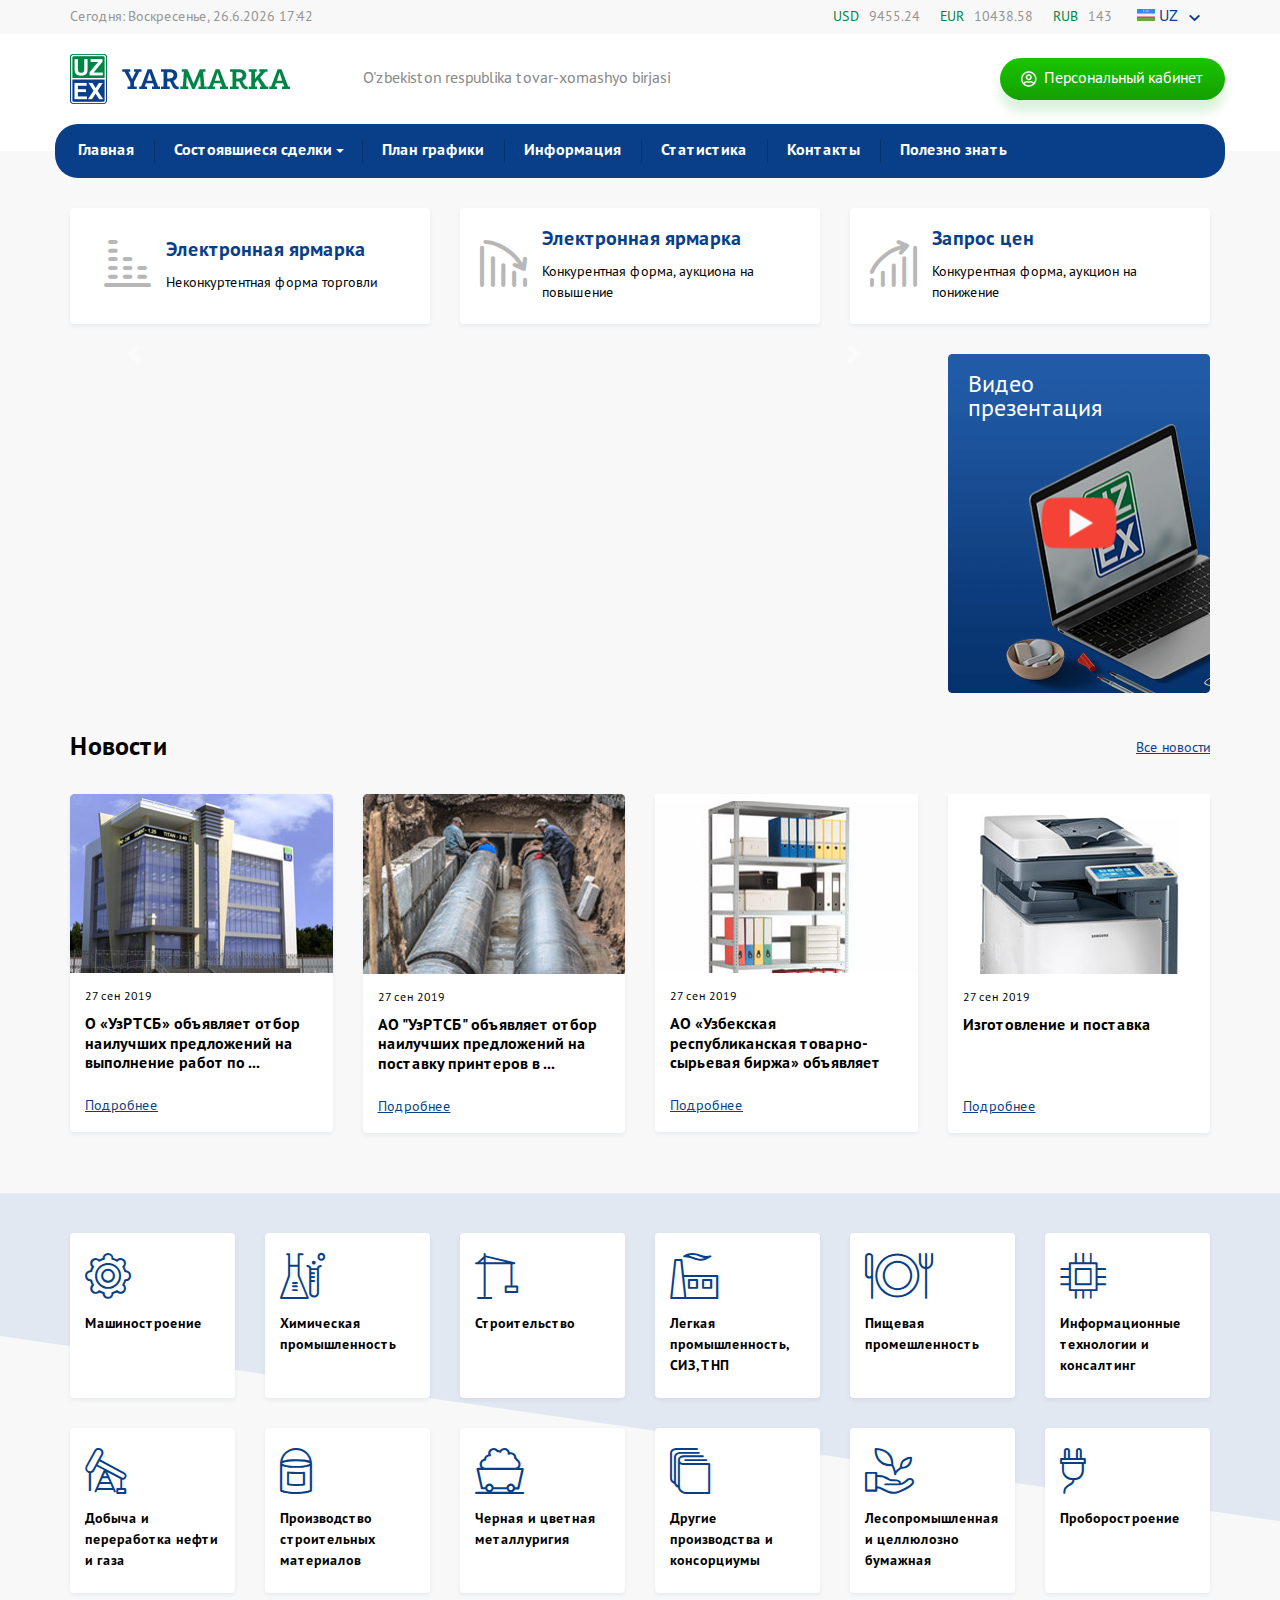
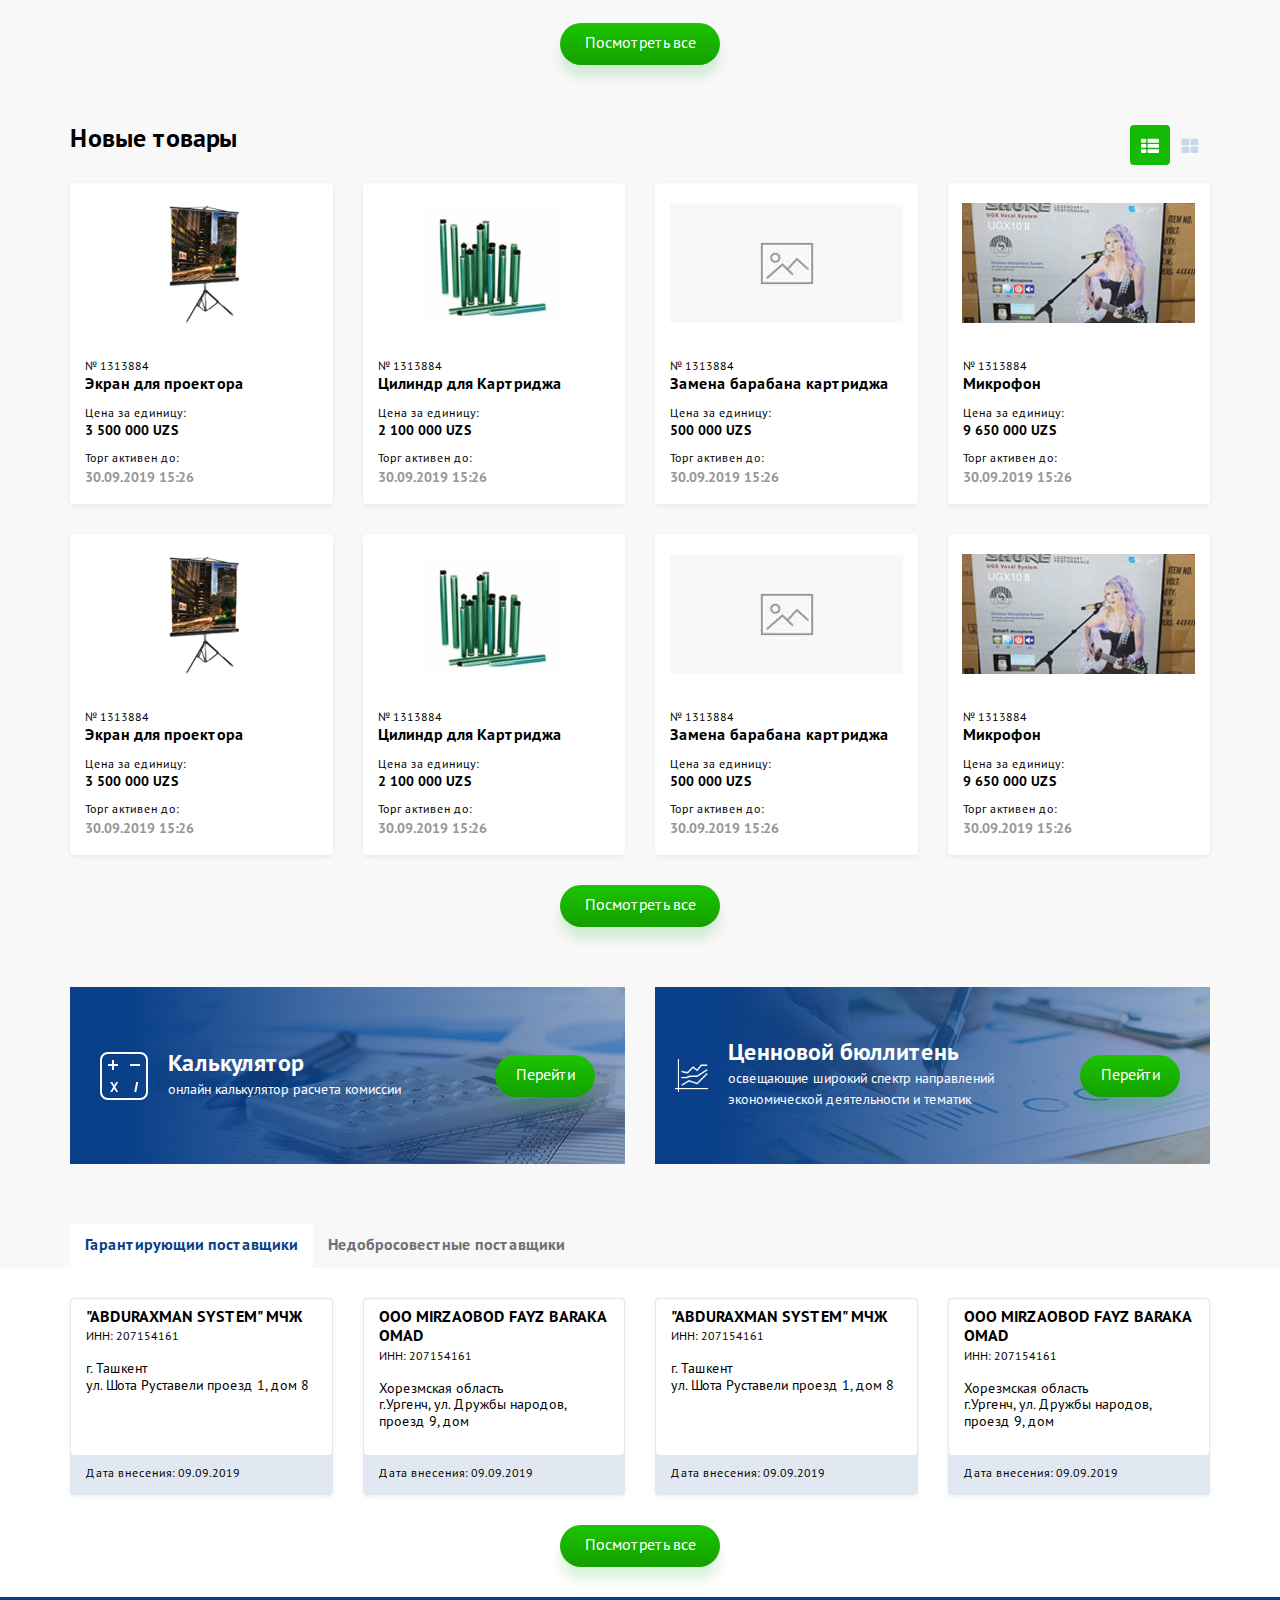
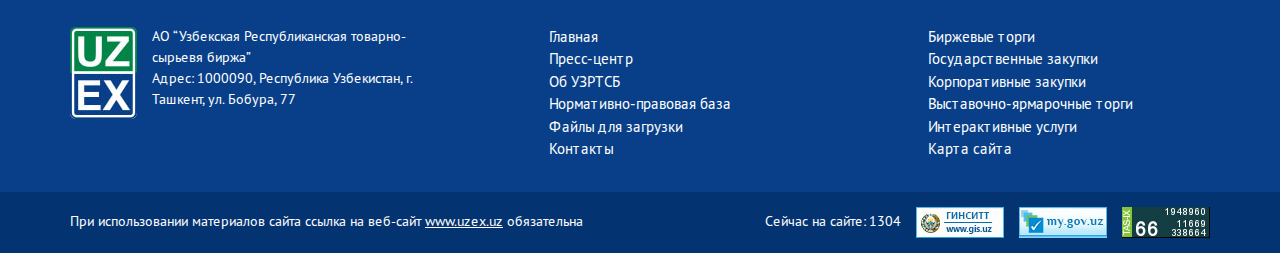
<file: uz/index.html>
<!doctype html>
<html data-n-head-ssr>
  <head>
    <title>Yarmarka</title><meta data-n-head="ssr" charset="utf-8"><meta data-n-head="ssr" name="viewport" content="width=device-width,initial-scale=1"><meta data-n-head="ssr" data-hid="description" name="description" content="My neat Nuxt.js project"><link data-n-head="ssr" rel="icon" type="image/x-icon" href="/favicon2.ico"><link rel="preload" href="/_nuxt/b62ea315c7e35c0727b6.js" as="script"><link rel="preload" href="/_nuxt/75cb381a7a2f09f5a605.js" as="script"><link rel="preload" href="/_nuxt/76abdb1bbc399050a913.css" as="style"><link rel="preload" href="/_nuxt/173f9be4e5a18ce6e9bc.js" as="script"><link rel="preload" href="/_nuxt/b514999a92042a92b4e0.css" as="style"><link rel="preload" href="/_nuxt/b5ac83d2be3deef09c05.js" as="script"><link rel="preload" href="/_nuxt/50b2a8a4c7c2fe55eb10.css" as="style"><link rel="preload" href="/_nuxt/c5cd67184575e67852d2.js" as="script"><link rel="preload" href="/_nuxt/861fab47ff5d3118b7e3.js" as="script"><link rel="stylesheet" href="/_nuxt/76abdb1bbc399050a913.css"><link rel="stylesheet" href="/_nuxt/b514999a92042a92b4e0.css"><link rel="stylesheet" href="/_nuxt/50b2a8a4c7c2fe55eb10.css">
  </head>
  <body>
    <div data-server-rendered="true" id="__nuxt"><!----><div id="__layout"><div><header class="header" data-v-f959d56e><div class="header_top" data-v-f959d56e><div class="container" data-v-f959d56e><div class="row align-items-center" data-v-f959d56e><div class="col-md-5" data-v-f959d56e><div class="header_top_left" data-v-f959d56e><p data-v-f959d56e>Сегодня: Понедельник, 10.1.2020 17:56</p></div></div> <div class="col" data-v-f959d56e><div class="header_top_right" data-v-f959d56e><div class="header_top_right_currency" data-v-f959d56e><div class="header_top_right_currency_block" data-v-f959d56e><p data-v-f959d56e>usd</p> <span data-v-f959d56e>9455.24</span></div> <div class="header_top_right_currency_block" data-v-f959d56e><p data-v-f959d56e>eur</p> <span data-v-f959d56e>10438.58</span></div> <div class="header_top_right_currency_block" data-v-f959d56e><p data-v-f959d56e>rub</p> <span data-v-f959d56e>143</span></div></div> <div class="header_top_right_lang" data-v-f959d56e><ul class="nav justify-content-end" data-v-f959d56e><li class="nav-item d-flex align-items-center dropdown" data-v-f959d56e><a data-toggle="dropdown" href="#" role="button" aria-haspopup="true" aria-expanded="false" class="nav-link header_top_right_lang_menu-other" data-v-f959d56e><span class="icon-bottom header_top_right_lang_menu-other-icon" data-v-f959d56e></span> <span class="header_top_right_lang_menu-other-text" data-v-f959d56e><img src="[data-uri]" alt="lang" data-v-f959d56e>
                      uz
                    </span></a> <div class="dropdown-menu header_top_right_lang_dropdown_menu" style="display:none" data-v-f959d56e><a href="/" class="dropdown-item header_top_right_lang_dropdown_menu_item nuxt-link-active" data-v-f959d56e><img src="[data-uri]" alt="lang" data-v-f959d56e>
                      RU
                    </a><a href="/en" class="dropdown-item header_top_right_lang_dropdown_menu_item" data-v-f959d56e><img src="[data-uri]" alt="lang" data-v-f959d56e>
                      EN
                    </a></div></li></ul></div></div></div></div></div></div> <div class="header_center" data-v-f959d56e><div class="container" data-v-f959d56e><div class="row align-items-center" data-v-f959d56e><div class="col-md-3 col-sm-6 order-md-1" data-v-f959d56e><a href="http://www.uzex.uz" class="header_center_logo" data-v-f959d56e><img src="/_nuxt/img/b1f215f.png" alt="Logo" data-v-f959d56e></a></div> <div class="col-lg-3 col-md-5 col-sm-6 order-md-3 justify-content-end no-padding" data-v-f959d56e><div class="header_center_profile" data-v-f959d56e><a href="#" class="header_center_profile_btn btn" data-v-f959d56e><img src="[data-uri]" alt="profile-icon" data-v-f959d56e> <p data-v-f959d56e>Персональный кабинет</p></a></div></div> <div class="col-lg-6 order-md-2 col-md-4" data-v-f959d56e><div class="header_center_title" data-v-f959d56e><p data-v-f959d56e>O'zbekiston respublika tovar-xomashyo birjasi</p></div></div></div></div></div> <div class="header_bottom" data-v-f959d56e><div class="container" data-v-f959d56e><div class="row no-gutters" data-v-f959d56e><div class="col-12" data-v-f959d56e><div class="header_bottom_menu" data-v-f959d56e><nav class="navbar header_bottom_menu_navbar navbar-dark navbar-expand-md" data-v-f959d56e><button type="button" aria-label="Toggle navigation" aria-controls="nav-collapse" aria-expanded="false" class="navbar-toggler" data-v-f959d56e><span class="navbar-toggler-icon"></span></button> <div id="nav-collapse" class="navbar-collapse collapse" style="display:none" data-v-f959d56e><ul class="navbar-nav" data-v-f959d56e><li class="nav-item" data-v-f959d56e><a target="_self" href="http://www.uzex.uz" class="nav-link" data-v-f959d56e>Главная</a></li> <li id="my-nav-dropdown" left="" class="nav-item b-nav-dropdown dropdown header_bottom_menu_left-border" data-v-f959d56e><a id="my-nav-dropdown__BV_button_" aria-haspopup="true" aria-expanded="false" target="_self" href="#" class="nav-link dropdown-toggle nav-link-custom"><span>Состоявшиеся сделки</span></a><ul tabindex="-1" aria-labelledby="my-nav-dropdown__BV_button_" class="dropdown-menu"><li role="presentation" data-v-f959d56e><a role="menuitem" target="_self" href="#" class="dropdown-item">Список интерактивных услуг</a></li> <li role="presentation" data-v-f959d56e><hr role="separator" aria-orientation="horizontal" class="dropdown-divider" data-v-f959d56e></li> <li role="presentation" data-v-f959d56e><a role="menuitem" target="_self" href="#" class="dropdown-item">Торговые технологии</a></li> <li role="presentation" data-v-f959d56e><hr role="separator" aria-orientation="horizontal" class="dropdown-divider" data-v-f959d56e></li> <li role="presentation" data-v-f959d56e><a role="menuitem" target="_self" href="#" class="dropdown-item">Взаимодействие с государственными органами на уровне правительства
                    </a></li></ul></li> <li class="nav-item header_bottom_menu_left-border" data-v-f959d56e><a target="_self" href="#" class="nav-link" data-v-f959d56e>План графики</a></li> <li class="nav-item header_bottom_menu_left-border" data-v-f959d56e><a target="_self" href="#" class="nav-link" data-v-f959d56e>Информация</a></li> <li class="nav-item header_bottom_menu_left-border" data-v-f959d56e><a target="_self" href="#" class="nav-link" data-v-f959d56e>Статистика</a></li> <li class="nav-item header_bottom_menu_left-border" data-v-f959d56e><a target="_self" href="#" class="nav-link" data-v-f959d56e>Контакты</a></li> <li class="nav-item header_bottom_menu_left-border" data-v-f959d56e><a target="_self" href="#" class="nav-link" data-v-f959d56e>Полезно знать</a></li></ul></div></nav></div></div></div></div> <div class="header_bottom_back" data-v-f959d56e></div></div> <div data-v-f959d56e></div></header> <div class="content"><section class="content_top" data-v-c9cc5714><div class="container" data-v-c9cc5714><div class="row" data-v-c9cc5714><div class="col" data-v-c9cc5714><div class="content_top_pad" data-v-c9cc5714><a href="http://www.uzex.uz" class="content_top_block" data-v-c9cc5714><div class="content_top_block_img" data-v-c9cc5714><span class="icon-top_1" data-v-c9cc5714></span></div> <div class="content_top_block_info" data-v-c9cc5714><h2 data-v-c9cc5714>Электронная ярмарка</h2> <p data-v-c9cc5714>Неконкуртентная форма торговли</p></div></a></div></div><div class="col" data-v-c9cc5714><div class="content_top_pad" data-v-c9cc5714><a href="http://www.uzex.uz" class="content_top_block" data-v-c9cc5714><div class="content_top_block_img" data-v-c9cc5714><span class="icon-top_2" data-v-c9cc5714></span></div> <div class="content_top_block_info" data-v-c9cc5714><h2 data-v-c9cc5714>Электронная ярмарка</h2> <p data-v-c9cc5714>Конкурентная форма, аукциона на повышение</p></div></a></div></div><div class="col" data-v-c9cc5714><div class="content_top_pad" data-v-c9cc5714><a href="http://www.uzex.uz" class="content_top_block" data-v-c9cc5714><div class="content_top_block_img" data-v-c9cc5714><span class="icon-top_3" data-v-c9cc5714></span></div> <div class="content_top_block_info" data-v-c9cc5714><h2 data-v-c9cc5714>Запрос цен</h2> <p data-v-c9cc5714>Конкурентная форма, аукцион на понижение</p></div></a></div></div></div></div></section> <section class="content_slide" data-v-3c64c523><div class="container" data-v-3c64c523><div class="row justify-content-center" data-v-3c64c523><div class="col-md-9" data-v-3c64c523><div role="region" aria-busy="false" class="carousel slide carousel-fade" data-v-3c64c523><div role="list" class="carousel-inner"><div role="listitem" class="carousel-item" data-v-3c64c523><img src="/_nuxt/img/f9f9d28.jpg" class="img-fluid w-100 d-block"><div class="carousel-caption"><!----><!----><h3 data-v-3c64c523>B2B модель электронной коммерции</h3> <p data-v-3c64c523>Мы работаем в сфере государственного и коммерческого заказа
              с 2007 года и готовы помочь на каждом этапе торгов.</p></div></div> <div role="listitem" class="carousel-item" data-v-3c64c523><img src="/_nuxt/img/f9f9d28.jpg" class="img-fluid w-100 d-block"><div class="carousel-caption"><!----><!----><h3 data-v-3c64c523>B2B 2 модель электронной коммерции</h3> <p data-v-3c64c523>Мы работаем в сфере государственного и коммерческого заказа
              с 2007 года и готовы помочь на каждом этапе торгов.</p></div></div> <div role="listitem" class="carousel-item" data-v-3c64c523><img src="/_nuxt/img/f9f9d28.jpg" class="img-fluid w-100 d-block"><div class="carousel-caption"><!----><!----><h3 data-v-3c64c523>B2B 3 модель электронной коммерции</h3> <p data-v-3c64c523>Мы работаем в сфере государственного и коммерческого заказа
              с 2007 года и готовы помочь на каждом этапе торгов.</p></div></div></div><a href="#" role="button" class="carousel-control-prev"><span aria-hidden="true" class="carousel-control-prev-icon"></span><span class="sr-only">Previous Slide</span></a><a href="#" role="button" class="carousel-control-next"><span aria-hidden="true" class="carousel-control-next-icon"></span><span class="sr-only">Next Slide</span></a><ol aria-hidden="false" aria-label="Select a slide to display" class="carousel-indicators"></ol></div></div> <div class="col-md-3 col-sm-4" data-v-3c64c523><a href="#" class="content_slide_popup" data-v-3c64c523><div class="content_slide_popup_img" data-v-3c64c523><img src="/_nuxt/img/1d9660b.png" alt="popup" data-v-3c64c523></div> <div class="content_slide_popup_info" data-v-3c64c523><p data-v-3c64c523>Видео презентация</p></div> <div class="content_slide_popup_url" data-v-3c64c523><img src="/_nuxt/img/1309423.png" alt="youtube" data-v-3c64c523></div> <!----></a></div></div></div></section> <section class="news" data-v-29a823da><div class="container" data-v-29a823da><div class="row justify-content-between align-items-center" data-v-29a823da><div class="col-6" data-v-29a823da><div class="news_header" data-v-29a823da><h2 data-v-29a823da>Новости</h2></div></div> <div class="col-6" data-v-29a823da><div class="news_header d-flex justify-content-end" data-v-29a823da><a href="http://www.uzex.uz" data-v-29a823da>
            Все новости
          </a></div></div></div> <div class="row" data-v-29a823da><div class="col-md-3 col-sm-6" data-v-29a823da><div class="news_block_pad" data-v-29a823da><div class="news_block" data-v-29a823da><div class="news_block_img" data-v-29a823da><img src="/_nuxt/img/be823dd.jpg" alt data-v-29a823da></div> <div class="news_block_info" data-v-29a823da><span data-v-29a823da>27 сен 2019</span> <h3 data-v-29a823da>О «УзРТСБ» объявляет отбор наилучших предложений на выполнение работ по ...</h3> <a href="http://www.uzex.uz" data-v-29a823da>
                Подробнее
              </a></div></div></div></div><div class="col-md-3 col-sm-6" data-v-29a823da><div class="news_block_pad" data-v-29a823da><div class="news_block" data-v-29a823da><div class="news_block_img" data-v-29a823da><img src="/_nuxt/img/024aa8d.jpg" alt data-v-29a823da></div> <div class="news_block_info" data-v-29a823da><span data-v-29a823da>27 сен 2019</span> <h3 data-v-29a823da>АО "УзРТСБ" объявляет отбор наилучших предложений на поставку принтеров в ...</h3> <a href="http://www.uzex.uz" data-v-29a823da>
                Подробнее
              </a></div></div></div></div><div class="col-md-3 col-sm-6" data-v-29a823da><div class="news_block_pad" data-v-29a823da><div class="news_block" data-v-29a823da><div class="news_block_img" data-v-29a823da><img src="/_nuxt/img/d1ffa53.jpg" alt data-v-29a823da></div> <div class="news_block_info" data-v-29a823da><span data-v-29a823da>27 сен 2019</span> <h3 data-v-29a823da>АО «Узбекская республиканская товарно-сырьевая биржа» объявляет конкурс на оказани ...</h3> <a href="http://www.uzex.uz" data-v-29a823da>
                Подробнее
              </a></div></div></div></div><div class="col-md-3 col-sm-6" data-v-29a823da><div class="news_block_pad" data-v-29a823da><div class="news_block" data-v-29a823da><div class="news_block_img" data-v-29a823da><img src="/_nuxt/img/2edc06c.jpg" alt data-v-29a823da></div> <div class="news_block_info" data-v-29a823da><span data-v-29a823da>27 сен 2019</span> <h3 data-v-29a823da>Изготовление и поставкa</h3> <a href="http://www.uzex.uz" data-v-29a823da>
                Подробнее
              </a></div></div></div></div></div></div></section> <section class="catalogue" data-v-35293a05><div class="catalogue_pad" data-v-35293a05><div class="container" data-v-35293a05><div class="row" data-v-35293a05><div class="col-xl-2 col-md-3 col-sm-4" data-v-35293a05><div class="catalogue_block" data-v-35293a05><a href="http://www.uzex.uz" class="catalogue_block_child" data-v-35293a05><span class="icon-001" data-v-35293a05></span> <p data-v-35293a05>Машиностроение</p></a></div></div><div class="col-xl-2 col-md-3 col-sm-4" data-v-35293a05><div class="catalogue_block" data-v-35293a05><a href="http://www.uzex.uz" class="catalogue_block_child" data-v-35293a05><span class="icon-002" data-v-35293a05></span> <p data-v-35293a05>Химическая промышленность</p></a></div></div><div class="col-xl-2 col-md-3 col-sm-4" data-v-35293a05><div class="catalogue_block" data-v-35293a05><a href="http://www.uzex.uz" class="catalogue_block_child" data-v-35293a05><span class="icon-003" data-v-35293a05></span> <p data-v-35293a05>Строительство</p></a></div></div><div class="col-xl-2 col-md-3 col-sm-4" data-v-35293a05><div class="catalogue_block" data-v-35293a05><a href="http://www.uzex.uz" class="catalogue_block_child" data-v-35293a05><span class="icon-004" data-v-35293a05></span> <p data-v-35293a05>Легкая промышленность, СИЗ, ТНП</p></a></div></div><div class="col-xl-2 col-md-3 col-sm-4" data-v-35293a05><div class="catalogue_block" data-v-35293a05><a href="http://www.uzex.uz" class="catalogue_block_child" data-v-35293a05><span class="icon-005" data-v-35293a05></span> <p data-v-35293a05>Пищевая промешленность</p></a></div></div><div class="col-xl-2 col-md-3 col-sm-4" data-v-35293a05><div class="catalogue_block" data-v-35293a05><a href="http://www.uzex.uz" class="catalogue_block_child" data-v-35293a05><span class="icon-006" data-v-35293a05></span> <p data-v-35293a05>Информационные технологии и консалтинг</p></a></div></div><div class="col-xl-2 col-md-3 col-sm-4" data-v-35293a05><div class="catalogue_block" data-v-35293a05><a href="http://www.uzex.uz" class="catalogue_block_child" data-v-35293a05><span class="icon-007" data-v-35293a05></span> <p data-v-35293a05>Добыча и переработка нефти и газа</p></a></div></div><div class="col-xl-2 col-md-3 col-sm-4" data-v-35293a05><div class="catalogue_block" data-v-35293a05><a href="http://www.uzex.uz" class="catalogue_block_child" data-v-35293a05><span class="icon-008" data-v-35293a05></span> <p data-v-35293a05>Производство строительных материалов</p></a></div></div><div class="col-xl-2 col-md-3 col-sm-4" data-v-35293a05><div class="catalogue_block" data-v-35293a05><a href="http://www.uzex.uz" class="catalogue_block_child" data-v-35293a05><span class="icon-009" data-v-35293a05></span> <p data-v-35293a05>Черная и цветная металлуригия</p></a></div></div><div class="col-xl-2 col-md-3 col-sm-4" data-v-35293a05><div class="catalogue_block" data-v-35293a05><a href="http://www.uzex.uz" class="catalogue_block_child" data-v-35293a05><span class="icon-010" data-v-35293a05></span> <p data-v-35293a05>Другие производства и консорциумы</p></a></div></div><div class="col-xl-2 col-md-3 col-sm-4" data-v-35293a05><div class="catalogue_block" data-v-35293a05><a href="http://www.uzex.uz" class="catalogue_block_child" data-v-35293a05><span class="icon-011" data-v-35293a05></span> <p data-v-35293a05>Лесопромышленная и целлюлозно бумажная</p></a></div></div><div class="col-xl-2 col-md-3 col-sm-4" data-v-35293a05><div class="catalogue_block" data-v-35293a05><a href="http://www.uzex.uz" class="catalogue_block_child" data-v-35293a05><span class="icon-012" data-v-35293a05></span> <p data-v-35293a05>Проборостроение</p></a></div></div></div> <div class="row" data-v-35293a05><div class="col-12" data-v-35293a05><div class="catalogue_url d-flex justify-content-center" data-v-35293a05><a href="http://www.uzex.uz" class="btn" data-v-35293a05>
              Посмотреть все
            </a></div></div></div></div></div></section> <section class="new_product" data-v-442b9840><div class="container" data-v-442b9840><div class="row justify-content-between" data-v-442b9840><div class="col-6" data-v-442b9840><div class="new_product_header" data-v-442b9840><h2 data-v-442b9840>Новые товары</h2></div></div> <div class="col-6" data-v-442b9840><div class="new_product_header d-flex justify-content-end" data-v-442b9840><a href="#" role="tab" aria-controls="grid" class="new_product_header_btn active" data-v-442b9840><img src="[data-uri]" alt="button" data-v-442b9840></a> <a href="#" role="tab" aria-controls="linear" class="new_product_header_btn" data-v-442b9840><img src="[data-uri]" alt="button" data-v-442b9840></a></div></div></div> <div id="tab" class="tab-content" data-v-442b9840><div class="tab-pane fade active show" data-v-442b9840><div class="row" data-v-58a704c3 data-v-442b9840><div class="col-lg-3 col-md-4 col-sm-6" data-v-58a704c3><div class="new_product_block" data-v-58a704c3><a href="#" class="new_product_block_url" data-v-58a704c3><div class="new_product_block_url_img" data-v-58a704c3><img src="/_nuxt/img/653776e.png" alt="product-img" data-v-58a704c3></div> <div class="new_product_block_url_info" data-v-58a704c3><div class="new_product_block_url_info_child" data-v-58a704c3><p data-v-58a704c3>№ 1313884</p> <h3 data-v-58a704c3>Экран для проектора</h3></div> <div class="new_product_block_url_info_child" data-v-58a704c3><p data-v-58a704c3>Цена за единицу:</p> <h4 data-v-58a704c3>3 500 000 UZS</h4></div> <div class="new_product_block_url_info_child" data-v-58a704c3><p data-v-58a704c3>Торг активен до:</p> <span data-v-58a704c3>30.09.2019 15:26</span></div></div></a></div></div><div class="col-lg-3 col-md-4 col-sm-6" data-v-58a704c3><div class="new_product_block" data-v-58a704c3><a href="#" class="new_product_block_url" data-v-58a704c3><div class="new_product_block_url_img" data-v-58a704c3><img src="/_nuxt/img/58e6e87.png" alt="product-img" data-v-58a704c3></div> <div class="new_product_block_url_info" data-v-58a704c3><div class="new_product_block_url_info_child" data-v-58a704c3><p data-v-58a704c3>№ 1313884</p> <h3 data-v-58a704c3>Цилиндр для Картриджа</h3></div> <div class="new_product_block_url_info_child" data-v-58a704c3><p data-v-58a704c3>Цена за единицу:</p> <h4 data-v-58a704c3>2 100 000 UZS</h4></div> <div class="new_product_block_url_info_child" data-v-58a704c3><p data-v-58a704c3>Торг активен до:</p> <span data-v-58a704c3>30.09.2019 15:26</span></div></div></a></div></div><div class="col-lg-3 col-md-4 col-sm-6" data-v-58a704c3><div class="new_product_block" data-v-58a704c3><a href="#" class="new_product_block_url" data-v-58a704c3><div class="new_product_block_url_img" data-v-58a704c3><img src="/_nuxt/img/c8d8018.jpg" alt="product-img" data-v-58a704c3></div> <div class="new_product_block_url_info" data-v-58a704c3><div class="new_product_block_url_info_child" data-v-58a704c3><p data-v-58a704c3>№ 1313884</p> <h3 data-v-58a704c3>Замена барабана картриджа </h3></div> <div class="new_product_block_url_info_child" data-v-58a704c3><p data-v-58a704c3>Цена за единицу:</p> <h4 data-v-58a704c3>500 000 UZS</h4></div> <div class="new_product_block_url_info_child" data-v-58a704c3><p data-v-58a704c3>Торг активен до:</p> <span data-v-58a704c3>30.09.2019 15:26</span></div></div></a></div></div><div class="col-lg-3 col-md-4 col-sm-6" data-v-58a704c3><div class="new_product_block" data-v-58a704c3><a href="#" class="new_product_block_url" data-v-58a704c3><div class="new_product_block_url_img" data-v-58a704c3><img src="/_nuxt/img/d918cdf.jpg" alt="product-img" data-v-58a704c3></div> <div class="new_product_block_url_info" data-v-58a704c3><div class="new_product_block_url_info_child" data-v-58a704c3><p data-v-58a704c3>№ 1313884</p> <h3 data-v-58a704c3>Микрофон</h3></div> <div class="new_product_block_url_info_child" data-v-58a704c3><p data-v-58a704c3>Цена за единицу:</p> <h4 data-v-58a704c3>9 650 000 UZS</h4></div> <div class="new_product_block_url_info_child" data-v-58a704c3><p data-v-58a704c3>Торг активен до:</p> <span data-v-58a704c3>30.09.2019 15:26</span></div></div></a></div></div> <div class="col-lg-3 col-md-4 col-sm-6" data-v-58a704c3><div class="new_product_block" data-v-58a704c3><a href="#" class="new_product_block_url" data-v-58a704c3><div class="new_product_block_url_img" data-v-58a704c3><img src="/_nuxt/img/653776e.png" alt="product-img" data-v-58a704c3></div> <div class="new_product_block_url_info" data-v-58a704c3><div class="new_product_block_url_info_child" data-v-58a704c3><p data-v-58a704c3>№ 1313884</p> <h3 data-v-58a704c3>Экран для проектора</h3></div> <div class="new_product_block_url_info_child" data-v-58a704c3><p data-v-58a704c3>Цена за единицу:</p> <h4 data-v-58a704c3>3 500 000 UZS</h4></div> <div class="new_product_block_url_info_child" data-v-58a704c3><p data-v-58a704c3>Торг активен до:</p> <span data-v-58a704c3>30.09.2019 15:26</span></div></div></a></div></div><div class="col-lg-3 col-md-4 col-sm-6" data-v-58a704c3><div class="new_product_block" data-v-58a704c3><a href="#" class="new_product_block_url" data-v-58a704c3><div class="new_product_block_url_img" data-v-58a704c3><img src="/_nuxt/img/58e6e87.png" alt="product-img" data-v-58a704c3></div> <div class="new_product_block_url_info" data-v-58a704c3><div class="new_product_block_url_info_child" data-v-58a704c3><p data-v-58a704c3>№ 1313884</p> <h3 data-v-58a704c3>Цилиндр для Картриджа</h3></div> <div class="new_product_block_url_info_child" data-v-58a704c3><p data-v-58a704c3>Цена за единицу:</p> <h4 data-v-58a704c3>2 100 000 UZS</h4></div> <div class="new_product_block_url_info_child" data-v-58a704c3><p data-v-58a704c3>Торг активен до:</p> <span data-v-58a704c3>30.09.2019 15:26</span></div></div></a></div></div><div class="col-lg-3 col-md-4 col-sm-6" data-v-58a704c3><div class="new_product_block" data-v-58a704c3><a href="#" class="new_product_block_url" data-v-58a704c3><div class="new_product_block_url_img" data-v-58a704c3><img src="/_nuxt/img/c8d8018.jpg" alt="product-img" data-v-58a704c3></div> <div class="new_product_block_url_info" data-v-58a704c3><div class="new_product_block_url_info_child" data-v-58a704c3><p data-v-58a704c3>№ 1313884</p> <h3 data-v-58a704c3>Замена барабана картриджа </h3></div> <div class="new_product_block_url_info_child" data-v-58a704c3><p data-v-58a704c3>Цена за единицу:</p> <h4 data-v-58a704c3>500 000 UZS</h4></div> <div class="new_product_block_url_info_child" data-v-58a704c3><p data-v-58a704c3>Торг активен до:</p> <span data-v-58a704c3>30.09.2019 15:26</span></div></div></a></div></div><div class="col-lg-3 col-md-4 col-sm-6" data-v-58a704c3><div class="new_product_block" data-v-58a704c3><a href="#" class="new_product_block_url" data-v-58a704c3><div class="new_product_block_url_img" data-v-58a704c3><img src="/_nuxt/img/d918cdf.jpg" alt="product-img" data-v-58a704c3></div> <div class="new_product_block_url_info" data-v-58a704c3><div class="new_product_block_url_info_child" data-v-58a704c3><p data-v-58a704c3>№ 1313884</p> <h3 data-v-58a704c3>Микрофон</h3></div> <div class="new_product_block_url_info_child" data-v-58a704c3><p data-v-58a704c3>Цена за единицу:</p> <h4 data-v-58a704c3>9 650 000 UZS</h4></div> <div class="new_product_block_url_info_child" data-v-58a704c3><p data-v-58a704c3>Торг активен до:</p> <span data-v-58a704c3>30.09.2019 15:26</span></div></div></a></div></div></div></div> <div class="tab-pane fade cat-eq" data-v-442b9840><div class="table-responsive-lg" data-v-020ea2c6 data-v-442b9840><table class="table table-bordered new_product_table" data-v-020ea2c6><thead class="new_product_table_thead" data-v-020ea2c6><tr class="new_product_table_thead_tr" data-v-020ea2c6><th class="new_product_table_thead_tr_th" data-v-020ea2c6>Фото</th> <th class="new_product_table_thead_tr_th" data-v-020ea2c6>Срок лота</th> <th class="new_product_table_thead_tr_th" data-v-020ea2c6>№ лота</th> <th class="new_product_table_thead_tr_th" data-v-020ea2c6>Регион</th> <th class="new_product_table_thead_tr_th" data-v-020ea2c6>Наименование заказа</th> <th class="new_product_table_thead_tr_th_width" data-v-020ea2c6>Цена</th></tr></thead> <tbody class="new_product_table_tbody" data-v-020ea2c6><tr class="new_product_table_tbody_tr" data-v-020ea2c6><th class="new_product_table_tbody_tr_th" data-v-020ea2c6><img src="/_nuxt/img/be823dd.jpg" alt="foto" data-v-020ea2c6></th> <td class="new_product_table_tbody_tr_td" data-v-020ea2c6>09.10.2019</td> <td class="new_product_table_tbody_tr_td" data-v-020ea2c6><a href="http://www.uzex.uz" class="new_product_table_tbody_tr_td_url" data-v-020ea2c6>1407474</a></td> <td class="new_product_table_tbody_tr_td" data-v-020ea2c6>Ферганская область</td> <td class="new_product_table_tbody_tr_td" data-v-020ea2c6><a href="http://www.uzex.uz" class="new_product_table_tbody_tr_td_url" data-v-020ea2c6>Фильтр воздушный</a></td> <td class="new_product_table_tbody_tr_td" data-v-020ea2c6>100 000 000 млн. сум</td></tr><tr class="new_product_table_tbody_tr" data-v-020ea2c6><th class="new_product_table_tbody_tr_th" data-v-020ea2c6><img src="/_nuxt/img/024aa8d.jpg" alt="foto" data-v-020ea2c6></th> <td class="new_product_table_tbody_tr_td" data-v-020ea2c6>15.10.2019</td> <td class="new_product_table_tbody_tr_td" data-v-020ea2c6><a href="http://www.uzex.uz" class="new_product_table_tbody_tr_td_url" data-v-020ea2c6>46884846</a></td> <td class="new_product_table_tbody_tr_td" data-v-020ea2c6>Ташкент</td> <td class="new_product_table_tbody_tr_td" data-v-020ea2c6><a href="http://www.uzex.uz" class="new_product_table_tbody_tr_td_url" data-v-020ea2c6>Деловой журнал</a></td> <td class="new_product_table_tbody_tr_td" data-v-020ea2c6>60 000 000 сум</td></tr><tr class="new_product_table_tbody_tr" data-v-020ea2c6><th class="new_product_table_tbody_tr_th" data-v-020ea2c6><img src="/_nuxt/img/d1ffa53.jpg" alt="foto" data-v-020ea2c6></th> <td class="new_product_table_tbody_tr_td" data-v-020ea2c6>27.10.2019</td> <td class="new_product_table_tbody_tr_td" data-v-020ea2c6><a href="http://www.uzex.uz" class="new_product_table_tbody_tr_td_url" data-v-020ea2c6>1407474</a></td> <td class="new_product_table_tbody_tr_td" data-v-020ea2c6>Ташкент</td> <td class="new_product_table_tbody_tr_td" data-v-020ea2c6><a href="http://www.uzex.uz" class="new_product_table_tbody_tr_td_url" data-v-020ea2c6>Содержание и ремонт компьютера и компьютерного  оборудования </a></td> <td class="new_product_table_tbody_tr_td" data-v-020ea2c6>9 000 000 сум</td></tr><tr class="new_product_table_tbody_tr" data-v-020ea2c6><th class="new_product_table_tbody_tr_th" data-v-020ea2c6><img src="/_nuxt/img/be823dd.jpg" alt="foto" data-v-020ea2c6></th> <td class="new_product_table_tbody_tr_td" data-v-020ea2c6>09.10.2019</td> <td class="new_product_table_tbody_tr_td" data-v-020ea2c6><a href="http://www.uzex.uz" class="new_product_table_tbody_tr_td_url" data-v-020ea2c6>1407474</a></td> <td class="new_product_table_tbody_tr_td" data-v-020ea2c6>Ферганская область</td> <td class="new_product_table_tbody_tr_td" data-v-020ea2c6><a href="http://www.uzex.uz" class="new_product_table_tbody_tr_td_url" data-v-020ea2c6>Фильтр воздушный</a></td> <td class="new_product_table_tbody_tr_td" data-v-020ea2c6>100 000 000 млн. сум</td></tr><tr class="new_product_table_tbody_tr" data-v-020ea2c6><th class="new_product_table_tbody_tr_th" data-v-020ea2c6><img src="/_nuxt/img/024aa8d.jpg" alt="foto" data-v-020ea2c6></th> <td class="new_product_table_tbody_tr_td" data-v-020ea2c6>15.10.2019</td> <td class="new_product_table_tbody_tr_td" data-v-020ea2c6><a href="http://www.uzex.uz" class="new_product_table_tbody_tr_td_url" data-v-020ea2c6>46884846</a></td> <td class="new_product_table_tbody_tr_td" data-v-020ea2c6>Ташкент</td> <td class="new_product_table_tbody_tr_td" data-v-020ea2c6><a href="http://www.uzex.uz" class="new_product_table_tbody_tr_td_url" data-v-020ea2c6>Деловой журнал</a></td> <td class="new_product_table_tbody_tr_td" data-v-020ea2c6>60 000 000 сум</td></tr><tr class="new_product_table_tbody_tr" data-v-020ea2c6><th class="new_product_table_tbody_tr_th" data-v-020ea2c6><img src="/_nuxt/img/d1ffa53.jpg" alt="foto" data-v-020ea2c6></th> <td class="new_product_table_tbody_tr_td" data-v-020ea2c6>27.10.2019</td> <td class="new_product_table_tbody_tr_td" data-v-020ea2c6><a href="http://www.uzex.uz" class="new_product_table_tbody_tr_td_url" data-v-020ea2c6>1407474</a></td> <td class="new_product_table_tbody_tr_td" data-v-020ea2c6>Ташкент</td> <td class="new_product_table_tbody_tr_td" data-v-020ea2c6><a href="http://www.uzex.uz" class="new_product_table_tbody_tr_td_url" data-v-020ea2c6>Содержание и ремонт компьютера и компьютерного  оборудования </a></td> <td class="new_product_table_tbody_tr_td" data-v-020ea2c6>9 000 000 сум</td></tr><tr class="new_product_table_tbody_tr" data-v-020ea2c6><th class="new_product_table_tbody_tr_th" data-v-020ea2c6><img src="/_nuxt/img/be823dd.jpg" alt="foto" data-v-020ea2c6></th> <td class="new_product_table_tbody_tr_td" data-v-020ea2c6>09.10.2019</td> <td class="new_product_table_tbody_tr_td" data-v-020ea2c6><a href="http://www.uzex.uz" class="new_product_table_tbody_tr_td_url" data-v-020ea2c6>1407474</a></td> <td class="new_product_table_tbody_tr_td" data-v-020ea2c6>Ферганская область</td> <td class="new_product_table_tbody_tr_td" data-v-020ea2c6><a href="http://www.uzex.uz" class="new_product_table_tbody_tr_td_url" data-v-020ea2c6>Фильтр воздушный</a></td> <td class="new_product_table_tbody_tr_td" data-v-020ea2c6>100 000 000 млн. сум</td></tr></tbody></table></div></div></div> <div class="row" data-v-442b9840><div class="col-12" data-v-442b9840><div class="new_product_url d-flex justify-content-center" data-v-442b9840><a href="/" class="btn nuxt-link-active" data-v-442b9840>
            Посмотреть все
          </a></div></div></div></div></section> <section class="content_center" data-v-736353bc><div class="container" data-v-736353bc><div class="row" data-v-736353bc><div class="col-lg-6" data-v-736353bc><div class="content_center_pad" data-v-736353bc><div class="content_center_block" data-v-736353bc><img src="/_nuxt/img/1efb09d.jpg" alt="img-content-center" class="content_center_block_img-back" data-v-736353bc> <div class="content_center_block_info" data-v-736353bc><div class="content_center_block_info_img calc" data-v-736353bc><img src="[data-uri]" alt="icon-content-center" data-v-736353bc></div> <div class="content_center_block_info_text" data-v-736353bc><h2 data-v-736353bc>Калькулятор</h2> <p data-v-736353bc>онлайн калькулятор расчета комиссии</p></div> <div class="content_center_block_info_url" data-v-736353bc><a href="http://www.uzex.uz" class="btn content_center_block_info_url_btn" data-v-736353bc>
                  Перейти
                </a></div></div></div></div></div> <div class="col-lg-6" data-v-736353bc><div class="content_center_pad" data-v-736353bc><div class="content_center_block" data-v-736353bc><img src="/_nuxt/img/2263f38.jpg" alt="img-content-center" class="content_center_block_img-back" data-v-736353bc> <div class="content_center_block_info" data-v-736353bc><div class="content_center_block_info_img" data-v-736353bc><img src="[data-uri]" alt="icon-content-center" data-v-736353bc></div> <div class="content_center_block_info_text" data-v-736353bc><h2 data-v-736353bc>Ценновой бюллитень</h2> <p data-v-736353bc>освещающие широкий спектр направлений экономической деятельности и тематик</p></div> <div class="content_center_block_info_url" data-v-736353bc><a href="http://www.uzex.uz" class="btn content_center_block_info_url_btn" data-v-736353bc>
                  Перейти
                </a></div></div></div></div></div></div></div></section> <section class="content_bottom" data-v-2db0e3a1><div class="content_bottom_header" data-v-2db0e3a1><div class="container" data-v-2db0e3a1><div class="row" data-v-2db0e3a1><div class="col-12" data-v-2db0e3a1><div class="d-flex" data-v-2db0e3a1><a href="#" role="tab" aria-controls="grid" class="content_bottom_header_btn active" data-v-2db0e3a1>
              Гарантирующии поставщики
            </a> <a href="#" role="tab" aria-controls="linear" class="content_bottom_header_btn" data-v-2db0e3a1>
              Недобросовестные поставщики
            </a></div></div></div></div></div> <div class="content_bottom_center" data-v-2db0e3a1><div class="container" data-v-2db0e3a1><div id="tab" class="tab-content" data-v-2db0e3a1><div class="tab-pane fade active show" data-v-2db0e3a1><div class="row" data-v-1f3692db data-v-2db0e3a1><div class="col-lg-3 col-md-6" data-v-1f3692db><div class="content_bottom_center_block" data-v-1f3692db><a href="http://www.uzex.uz" class="content_bottom_center_block_url" data-v-1f3692db><div class="content_bottom_center_block_url_info" data-v-1f3692db><div class="content_bottom_center_block_url_info_child" data-v-1f3692db><div class="content_bottom_center_block_url_info_child_text" data-v-1f3692db><h2 data-v-1f3692db>"ABDURAXMAN SYSTEM" МЧЖ</h2> <p data-v-1f3692db>ИНН: 207154161</p></div> <div class="content_bottom_center_block_url_info_child_text" data-v-1f3692db><h3 data-v-1f3692db>г. Ташкент</h3> <h3 data-v-1f3692db>ул. Шота Руставели проезд 1, дом 8</h3></div></div> <div class="content_bottom_center_block_url_info_date" data-v-1f3692db><p data-v-1f3692db>Дата внесения: 09.09.2019</p></div></div></a></div></div><div class="col-lg-3 col-md-6" data-v-1f3692db><div class="content_bottom_center_block" data-v-1f3692db><a href="http://www.uzex.uz" class="content_bottom_center_block_url" data-v-1f3692db><div class="content_bottom_center_block_url_info" data-v-1f3692db><div class="content_bottom_center_block_url_info_child" data-v-1f3692db><div class="content_bottom_center_block_url_info_child_text" data-v-1f3692db><h2 data-v-1f3692db>ООО MIRZAOBOD FAYZ BARAKA OMAD</h2> <p data-v-1f3692db>ИНН: 207154161</p></div> <div class="content_bottom_center_block_url_info_child_text" data-v-1f3692db><h3 data-v-1f3692db>Хорезмская область</h3> <h3 data-v-1f3692db>г.Ургенч, ул. Дружбы народов,  проезд 9, дом</h3></div></div> <div class="content_bottom_center_block_url_info_date" data-v-1f3692db><p data-v-1f3692db>Дата внесения: 09.09.2019</p></div></div></a></div></div> <div class="col-lg-3 col-md-6" data-v-1f3692db><div class="content_bottom_center_block" data-v-1f3692db><a href="http://www.uzex.uz" class="content_bottom_center_block_url" data-v-1f3692db><div class="content_bottom_center_block_url_info" data-v-1f3692db><div class="content_bottom_center_block_url_info_child" data-v-1f3692db><div class="content_bottom_center_block_url_info_child_text" data-v-1f3692db><h2 data-v-1f3692db>"ABDURAXMAN SYSTEM" МЧЖ</h2> <p data-v-1f3692db>ИНН: 207154161</p></div> <div class="content_bottom_center_block_url_info_child_text" data-v-1f3692db><h3 data-v-1f3692db>г. Ташкент</h3> <h3 data-v-1f3692db>ул. Шота Руставели проезд 1, дом 8</h3></div></div> <div class="content_bottom_center_block_url_info_date" data-v-1f3692db><p data-v-1f3692db>Дата внесения: 09.09.2019</p></div></div></a></div></div><div class="col-lg-3 col-md-6" data-v-1f3692db><div class="content_bottom_center_block" data-v-1f3692db><a href="http://www.uzex.uz" class="content_bottom_center_block_url" data-v-1f3692db><div class="content_bottom_center_block_url_info" data-v-1f3692db><div class="content_bottom_center_block_url_info_child" data-v-1f3692db><div class="content_bottom_center_block_url_info_child_text" data-v-1f3692db><h2 data-v-1f3692db>ООО MIRZAOBOD FAYZ BARAKA OMAD</h2> <p data-v-1f3692db>ИНН: 207154161</p></div> <div class="content_bottom_center_block_url_info_child_text" data-v-1f3692db><h3 data-v-1f3692db>Хорезмская область</h3> <h3 data-v-1f3692db>г.Ургенч, ул. Дружбы народов,  проезд 9, дом</h3></div></div> <div class="content_bottom_center_block_url_info_date" data-v-1f3692db><p data-v-1f3692db>Дата внесения: 09.09.2019</p></div></div></a></div></div></div></div> <div class="tab-pane fade" data-v-2db0e3a1><div class="row" data-v-b0e34cca data-v-2db0e3a1><div class="col-lg-3 col-md-6" data-v-b0e34cca><div class="content_bottom_center_block" data-v-b0e34cca><a href="http://www.uzex.uz" class="content_bottom_center_block_url" data-v-b0e34cca><div class="content_bottom_center_block_url_info" data-v-b0e34cca><div class="content_bottom_center_block_url_info_child" data-v-b0e34cca><div class="content_bottom_center_block_url_info_child_text" data-v-b0e34cca><h2 data-v-b0e34cca>ООО MIRZAOBOD FAYZ BARAKA OMAD</h2> <p data-v-b0e34cca>ИНН: 207154161</p></div> <div class="content_bottom_center_block_url_info_child_text" data-v-b0e34cca><h3 data-v-b0e34cca>Хорезмская область</h3> <h3 data-v-b0e34cca>г.Ургенч, ул. Дружбы народов,  проезд 9, дом</h3></div></div> <div class="content_bottom_center_block_url_info_date" data-v-b0e34cca><p data-v-b0e34cca>Дата внесения: 09.09.2019</p></div></div></a></div></div><div class="col-lg-3 col-md-6" data-v-b0e34cca><div class="content_bottom_center_block" data-v-b0e34cca><a href="http://www.uzex.uz" class="content_bottom_center_block_url" data-v-b0e34cca><div class="content_bottom_center_block_url_info" data-v-b0e34cca><div class="content_bottom_center_block_url_info_child" data-v-b0e34cca><div class="content_bottom_center_block_url_info_child_text" data-v-b0e34cca><h2 data-v-b0e34cca>"ABDURAXMAN SYSTEM" МЧЖ</h2> <p data-v-b0e34cca>ИНН: 207154161</p></div> <div class="content_bottom_center_block_url_info_child_text" data-v-b0e34cca><h3 data-v-b0e34cca>г. Ташкент</h3> <h3 data-v-b0e34cca>ул. Шота Руставели проезд 1, дом 8</h3></div></div> <div class="content_bottom_center_block_url_info_date" data-v-b0e34cca><p data-v-b0e34cca>Дата внесения: 09.09.2019</p></div></div></a></div></div> <div class="col-lg-3 col-md-6" data-v-b0e34cca><div class="content_bottom_center_block" data-v-b0e34cca><a href="http://www.uzex.uz" class="content_bottom_center_block_url" data-v-b0e34cca><div class="content_bottom_center_block_url_info" data-v-b0e34cca><div class="content_bottom_center_block_url_info_child" data-v-b0e34cca><div class="content_bottom_center_block_url_info_child_text" data-v-b0e34cca><h2 data-v-b0e34cca>ООО MIRZAOBOD FAYZ BARAKA OMAD</h2> <p data-v-b0e34cca>ИНН: 207154161</p></div> <div class="content_bottom_center_block_url_info_child_text" data-v-b0e34cca><h3 data-v-b0e34cca>Хорезмская область</h3> <h3 data-v-b0e34cca>г.Ургенч, ул. Дружбы народов,  проезд 9, дом</h3></div></div> <div class="content_bottom_center_block_url_info_date" data-v-b0e34cca><p data-v-b0e34cca>Дата внесения: 09.09.2019</p></div></div></a></div></div><div class="col-lg-3 col-md-6" data-v-b0e34cca><div class="content_bottom_center_block" data-v-b0e34cca><a href="http://www.uzex.uz" class="content_bottom_center_block_url" data-v-b0e34cca><div class="content_bottom_center_block_url_info" data-v-b0e34cca><div class="content_bottom_center_block_url_info_child" data-v-b0e34cca><div class="content_bottom_center_block_url_info_child_text" data-v-b0e34cca><h2 data-v-b0e34cca>"ABDURAXMAN SYSTEM" МЧЖ</h2> <p data-v-b0e34cca>ИНН: 207154161</p></div> <div class="content_bottom_center_block_url_info_child_text" data-v-b0e34cca><h3 data-v-b0e34cca>г. Ташкент</h3> <h3 data-v-b0e34cca>ул. Шота Руставели проезд 1, дом 8</h3></div></div> <div class="content_bottom_center_block_url_info_date" data-v-b0e34cca><p data-v-b0e34cca>Дата внесения: 09.09.2019</p></div></div></a></div></div></div></div></div> <div class="row" data-v-2db0e3a1><div class="col-12" data-v-2db0e3a1><div class="content_bottom_url d-flex justify-content-center" data-v-2db0e3a1><a href="/" class="btn nuxt-link-active" data-v-2db0e3a1>
              Посмотреть все
            </a></div></div></div></div></div></section></div> <footer class="footer" data-v-7a45abaf><div class="footer_top" data-v-7a45abaf><div class="container" data-v-7a45abaf><div class="row" data-v-7a45abaf><div class="col-md-4" data-v-7a45abaf><div class="footer_top_block d-flex justify-content-sm-center" data-v-7a45abaf><div class="footer_top_block_logo" data-v-7a45abaf><img src="/_nuxt/img/02e5a99.jpg" alt="footer-logo" data-v-7a45abaf></div> <div class="footer_top_block_address" data-v-7a45abaf><p data-v-7a45abaf>АО “Узбекская Республиканская товарно-сырьевя биржа”</p> <p data-v-7a45abaf>Адрес: 1000090, Республика Узбекистан, г. Ташкент, ул. Бобура, 77</p></div></div></div> <div class="col-md-4 col-sm-6" data-v-7a45abaf><div class="footer_top_block d-flex justify-content-sm-center" data-v-7a45abaf><div class="footer_top_block_url" data-v-7a45abaf><a href="/" class="nuxt-link-active" data-v-7a45abaf>Главная</a> <a href="/" class="nuxt-link-active" data-v-7a45abaf>Пресс-центр</a> <a href="/" class="nuxt-link-active" data-v-7a45abaf>Об УЗРТСБ</a> <a href="/" class="nuxt-link-active" data-v-7a45abaf>Нормативно-правовая база</a> <a href="/" class="nuxt-link-active" data-v-7a45abaf>Файлы для загрузки</a> <a href="/" class="nuxt-link-active" data-v-7a45abaf>Контакты</a></div></div></div> <div class="col-md-4 col-sm-6" data-v-7a45abaf><div class="footer_top_block d-flex justify-content-sm-center" data-v-7a45abaf><div class="footer_top_block_url" data-v-7a45abaf><a href="/" class="nuxt-link-active" data-v-7a45abaf>Биржевые торги</a> <a href="/" class="nuxt-link-active" data-v-7a45abaf>Государственные закупки</a> <a href="/" class="nuxt-link-active" data-v-7a45abaf>Корпоративные закупки</a> <a href="/" class="nuxt-link-active" data-v-7a45abaf>Выставочно-ярмарочные торги</a> <a href="/" class="nuxt-link-active" data-v-7a45abaf>Интерактивные услуги</a> <a href="/" class="nuxt-link-active" data-v-7a45abaf>Карта сайта</a></div></div></div></div></div></div> <div class="footer_bottom" data-v-7a45abaf><div class="container" data-v-7a45abaf><div class="row align-items-center" data-v-7a45abaf><div class="col-sm-6" data-v-7a45abaf><div class="footer_bottom_block" data-v-7a45abaf><p data-v-7a45abaf>
              При использовании материалов сайта ссылка на веб-сайт
              <a href="http://www.uzex.uz" class="footer_bottom_block_url" data-v-7a45abaf>www.uzex.uz</a>
              обязательна
            </p></div></div> <div class="col-sm-6" data-v-7a45abaf><div class="footer_bottom_block d-flex justify-content-end align-items-center" data-v-7a45abaf><p data-v-7a45abaf>Сейчас на сайте: 1304</p> <a href="http://www.uzex.uz" class="footer_bottom_block_url-jpg" data-v-7a45abaf><img src="/_nuxt/img/d20ce86.jpg" alt="footer-bottom-url" data-v-7a45abaf></a> <a href="http://my.gov.uz" class="footer_bottom_block_url-jpg" data-v-7a45abaf><img src="/_nuxt/img/021f57c.jpg" alt="footer-bottom-url" data-v-7a45abaf></a> <a href="http://www.uzex.uz" class="footer_bottom_block_url-jpg" data-v-7a45abaf><img src="/_nuxt/img/b3bc535.jpg" alt="footer-bottom-url" data-v-7a45abaf></a></div></div></div></div></div></footer></div></div></div><script>window.__NUXT__={layout:"default",data:[{}],error:null,state:{locales:["ru","uz","en"],locale:"ru",i18n:{routeParams:{}}},serverRendered:!0}</script><script src="/_nuxt/b62ea315c7e35c0727b6.js" defer></script><script src="/_nuxt/c5cd67184575e67852d2.js" defer></script><script src="/_nuxt/861fab47ff5d3118b7e3.js" defer></script><script src="/_nuxt/75cb381a7a2f09f5a605.js" defer></script><script src="/_nuxt/173f9be4e5a18ce6e9bc.js" defer></script><script src="/_nuxt/b5ac83d2be3deef09c05.js" defer></script>
  </body>
</html>
</file>
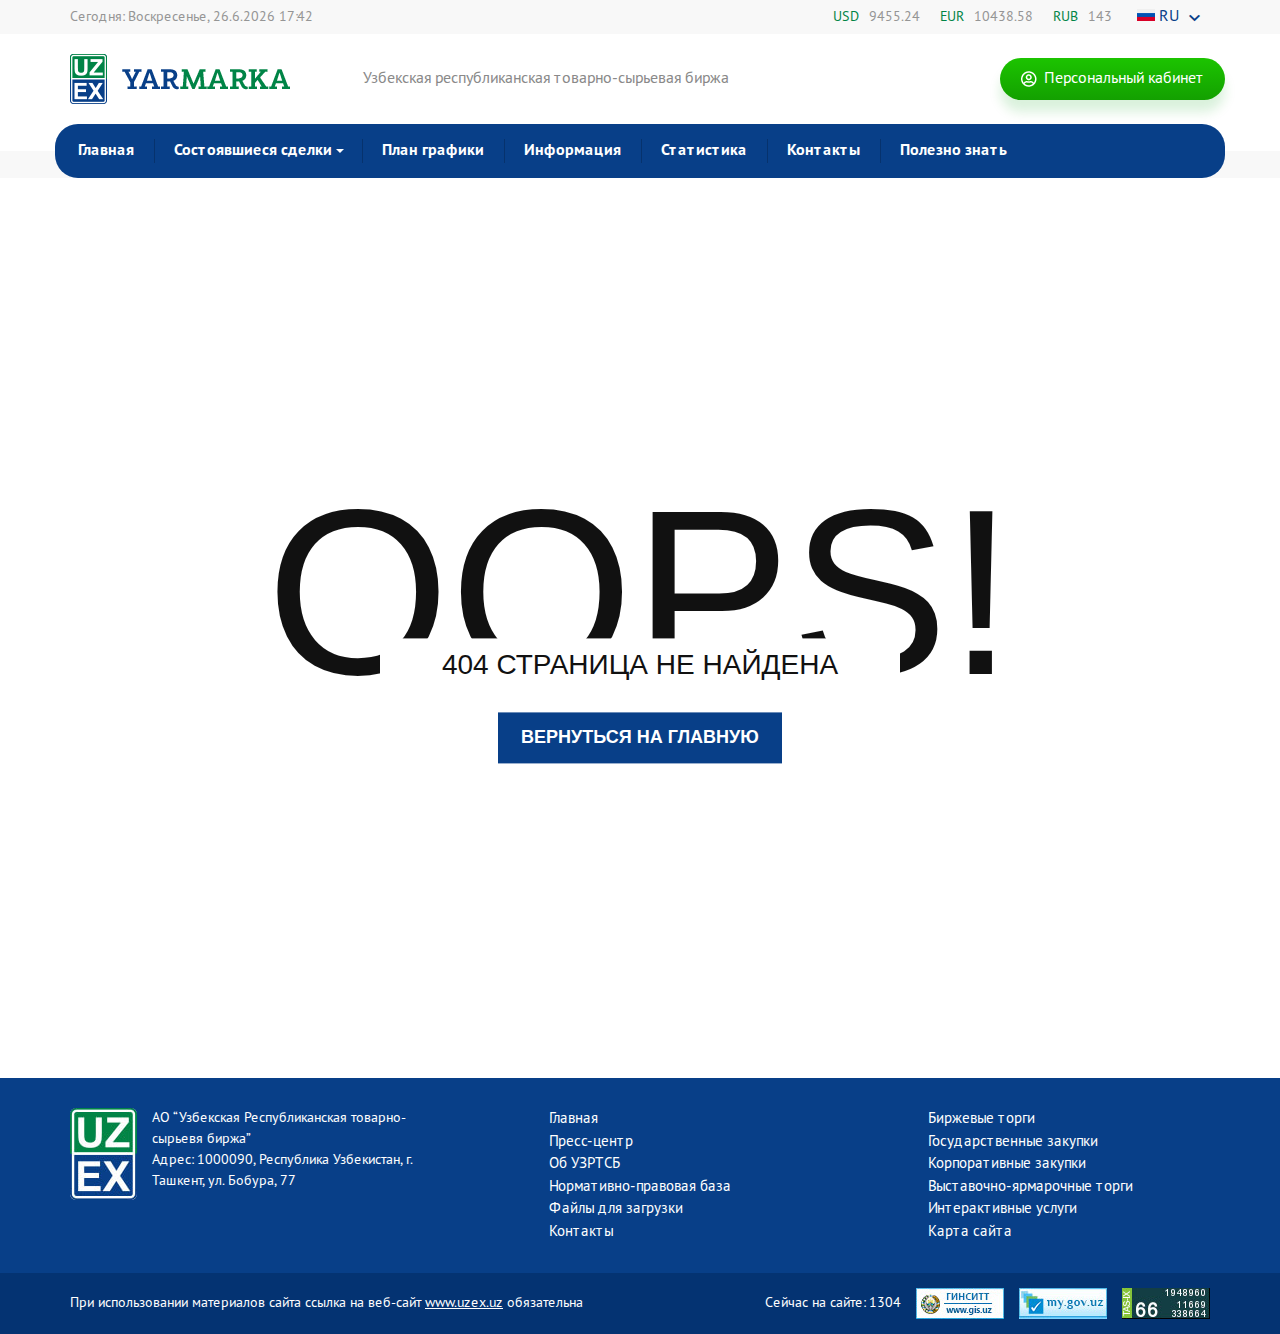
<file: 200.html>
<!doctype html>
<html>
  <head>
    <title>Yarmarka</title><meta data-n-head="1" charset="utf-8"><meta data-n-head="1" name="viewport" content="width=device-width,initial-scale=1"><meta data-n-head="1" data-hid="description" name="description" content="My neat Nuxt.js project"><link data-n-head="1" rel="icon" type="image/x-icon" href="/favicon2.ico"><link rel="preload" href="/_nuxt/b62ea315c7e35c0727b6.js" as="script"><link rel="preload" href="/_nuxt/75cb381a7a2f09f5a605.js" as="script"><link rel="preload" href="/_nuxt/76abdb1bbc399050a913.css" as="style"><link rel="preload" href="/_nuxt/173f9be4e5a18ce6e9bc.js" as="script"><link rel="preload" href="/_nuxt/b514999a92042a92b4e0.css" as="style"><link rel="preload" href="/_nuxt/b5ac83d2be3deef09c05.js" as="script">
  <link href="/_nuxt/76abdb1bbc399050a913.css" rel="stylesheet"><link href="/_nuxt/b514999a92042a92b4e0.css" rel="stylesheet"></head>
  <body>
    <div id="__nuxt"><style>#nuxt-loading{visibility:hidden;opacity:0;position:absolute;left:0;right:0;top:0;bottom:0;display:flex;justify-content:center;align-items:center;flex-direction:column;animation:nuxtLoadingIn 10s ease;-webkit-animation:nuxtLoadingIn 10s ease;animation-fill-mode:forwards;overflow:hidden}@keyframes nuxtLoadingIn{0%{visibility:hidden;opacity:0}20%{visibility:visible;opacity:0}100%{visibility:visible;opacity:1}}@-webkit-keyframes nuxtLoadingIn{0%{visibility:hidden;opacity:0}20%{visibility:visible;opacity:0}100%{visibility:visible;opacity:1}}#nuxt-loading>div,#nuxt-loading>div:after{border-radius:50%;width:5rem;height:5rem}#nuxt-loading>div{font-size:10px;position:relative;text-indent:-9999em;border:.5rem solid #f5f5f5;border-left:.5rem solid #fff;-webkit-transform:translateZ(0);-ms-transform:translateZ(0);transform:translateZ(0);-webkit-animation:nuxtLoading 1.1s infinite linear;animation:nuxtLoading 1.1s infinite linear}#nuxt-loading.error>div{border-left:.5rem solid #ff4500;animation-duration:5s}@-webkit-keyframes nuxtLoading{0%{-webkit-transform:rotate(0);transform:rotate(0)}100%{-webkit-transform:rotate(360deg);transform:rotate(360deg)}}@keyframes nuxtLoading{0%{-webkit-transform:rotate(0);transform:rotate(0)}100%{-webkit-transform:rotate(360deg);transform:rotate(360deg)}}</style><script>window.addEventListener("error",function(){var e=document.getElementById("nuxt-loading");e&&(e.className+=" error")})</script><div id="nuxt-loading" aria-live="polite" role="status"><div>Loading...</div></div></div>
  <script type="text/javascript" src="/_nuxt/b62ea315c7e35c0727b6.js"></script><script type="text/javascript" src="/_nuxt/75cb381a7a2f09f5a605.js"></script><script type="text/javascript" src="/_nuxt/173f9be4e5a18ce6e9bc.js"></script><script type="text/javascript" src="/_nuxt/b5ac83d2be3deef09c05.js"></script></body>
</html>
</file>
<file: _nuxt/b514999a92042a92b4e0.css>
#notfound[data-v-3456f96f]{position:relative;height:100vh}#notfound .notfound[data-v-3456f96f]{position:absolute;left:50%;top:50%;transform:translate(-50%,-50%)}.notfound[data-v-3456f96f]{max-width:520px;width:100%;line-height:1.4;text-align:center}.notfound .notfound-404[data-v-3456f96f]{position:relative;height:200px;margin:0 auto 20px;z-index:-1}.notfound .notfound-404 h1[data-v-3456f96f]{font-size:236px;font-weight:200;margin:0;left:50%;top:50%;transform:translate(-50%,-50%)}.notfound .notfound-404 h1[data-v-3456f96f],.notfound .notfound-404 h2[data-v-3456f96f]{font-family:Arial,sans-serif;color:#111;text-transform:uppercase;position:absolute}.notfound .notfound-404 h2[data-v-3456f96f]{font-size:28px;font-weight:400;background:#fff;padding:10px 5px;margin:auto;display:inline-block;bottom:0;left:0;right:0}.notfound a[data-v-3456f96f]{font-family:Arial,sans-serif;display:inline-block;font-weight:700;text-decoration:none;color:#fff;text-transform:uppercase;padding:13px 23px;background:#083f88;font-size:18px;transition:all .2s}.notfound a[data-v-3456f96f]:hover{color:#fff;background:#111}@media only screen and (max-width:767px){.notfound .notfound-404 h1[data-v-3456f96f]{font-size:148px}}@media only screen and (max-width:480px){.notfound .notfound-404[data-v-3456f96f]{height:148px;margin:0 auto 10px}.notfound .notfound-404 h1[data-v-3456f96f]{font-size:86px}.notfound .notfound-404 h2[data-v-3456f96f]{font-size:16px}.notfound a[data-v-3456f96f]{padding:7px 15px;font-size:14px}}.nuxt-progress{position:fixed;top:0;left:0;right:0;height:2px;width:0;opacity:1;transition:width .1s,opacity .4s;background-color:#fff;z-index:999999}.nuxt-progress.nuxt-progress-notransition{transition:none}.nuxt-progress-failed{background-color:red}@font-face{font-family:icomoon;src:url(/_nuxt/fonts/c205c5f.eot);src:url(/_nuxt/fonts/c205c5f.eot#iefix) format("embedded-opentype"),url(/_nuxt/fonts/474a433.ttf) format("truetype"),url(/_nuxt/fonts/3f696fa.woff) format("woff"),url(/_nuxt/img/f40030b.svg#icomoon) format("svg");font-weight:400;font-style:normal;font-display:block}[class*=" icon-"],[class^=icon-]{font-family:icomoon!important;speak:none;font-style:normal;font-weight:400;font-feature-settings:normal;font-variant:normal;text-transform:none;line-height:1;-webkit-font-smoothing:antialiased;-moz-osx-font-smoothing:grayscale}.icon-001:before{content:"\e901"}.icon-002:before{content:"\e902"}.icon-003:before{content:"\e903"}.icon-004:before{content:"\e904"}.icon-005:before{content:"\e905"}.icon-006:before{content:"\e906"}.icon-007:before{content:"\e907"}.icon-008:before{content:"\e908"}.icon-009:before{content:"\e909"}.icon-010:before{content:"\e90a"}.icon-011:before{content:"\e90b"}.icon-012:before{content:"\e90c"}.icon-top_1:before{content:"\e90d"}.icon-top_2:before{content:"\e90e"}.icon-top_3:before{content:"\e90f"}.icon-bottom:before{content:"\e900";color:#fff}@font-face{font-family:Lato;src:local("Lato Light"),local("Lato-Light"),url(/_nuxt/fonts/caf5200.woff2) format("woff2"),url(/_nuxt/fonts/f7c8889.woff) format("woff"),url(/_nuxt/fonts/4cd8101.ttf) format("truetype");font-weight:300;font-style:normal}@font-face{font-family:Lato;src:local("Lato Light Italic"),local("Lato-LightItalic"),url(/_nuxt/fonts/b6a9882.woff2) format("woff2"),url(/_nuxt/fonts/d412d55.woff) format("woff"),url(/_nuxt/fonts/553439f.ttf) format("truetype");font-weight:300;font-style:italic}@font-face{font-family:Lato;src:local("Lato Regular"),local("Lato-Regular"),url(/_nuxt/fonts/8201bf3.woff2) format("woff2"),url(/_nuxt/fonts/1fbf86c.woff) format("woff"),url(/_nuxt/fonts/03fcc2b.ttf) format("truetype");font-weight:400;font-style:normal}@font-face{font-family:Lato;src:local("Lato Italic"),local("Lato-Italic"),url(/_nuxt/fonts/4b18101.woff2) format("woff2"),url(/_nuxt/fonts/62aeca0.woff) format("woff"),url(/_nuxt/fonts/4d1864b.ttf) format("truetype");font-weight:400;font-style:italic}@font-face{font-family:Lato;src:local("Lato Medium"),local("Lato-Medium"),url(/_nuxt/fonts/4a6fa80.woff2) format("woff2"),url(/_nuxt/fonts/7fd6bc6.woff) format("woff"),url(/_nuxt/fonts/c15fd21.ttf) format("truetype");font-weight:500;font-style:normal}@font-face{font-family:Lato;src:local("Lato Medium Italic"),local("Lato-MediumItalic"),url(/_nuxt/fonts/a021c82.woff2) format("woff2"),url(/_nuxt/fonts/2cf1be2.woff) format("woff"),url(/_nuxt/fonts/d910f1b.ttf) format("truetype");font-weight:500;font-style:italic}@font-face{font-family:Lato;src:local("Lato Semibold"),local("Lato-Semibold"),url(/_nuxt/fonts/44aba5a.woff2) format("woff2"),url(/_nuxt/fonts/9ab55ec.woff) format("woff"),url(/_nuxt/fonts/ea3fcf1.ttf) format("truetype");font-weight:600;font-style:normal}@font-face{font-family:Lato;src:local("Lato Semibold Italic"),local("Lato-SemiboldItalic"),url(/_nuxt/fonts/215d991.woff2) format("woff2"),url(/_nuxt/fonts/f6f0cb8.woff) format("woff"),url(/_nuxt/fonts/086d934.ttf) format("truetype");font-weight:600;font-style:italic}@font-face{font-family:Lato;src:local("Lato Bold"),local("Lato-Bold"),url(/_nuxt/fonts/e1cbc7a.woff2) format("woff2"),url(/_nuxt/fonts/7ff9916.woff) format("woff"),url(/_nuxt/fonts/2b4a86f.ttf) format("truetype");font-weight:700;font-style:normal}@font-face{font-family:Lato;src:local("Lato Bold Italic"),local("Lato-BoldItalic"),url(/_nuxt/fonts/0e3cc35.woff2) format("woff2"),url(/_nuxt/fonts/432c513.woff) format("woff"),url(/_nuxt/fonts/340502a.ttf) format("truetype");font-weight:700;font-style:italic}@font-face{font-family:PTSansPro;src:url(/_nuxt/fonts/34bb08d.eot);src:local("☞PT Sans Pro Bold"),local("PTSansPro-Bold"),url(/_nuxt/fonts/34bb08d.eot?#iefix) format("embedded-opentype"),url(/_nuxt/fonts/007688c.woff2) format("woff2"),url(/_nuxt/fonts/5ed42c9.woff) format("woff"),url(/_nuxt/fonts/a35ee92.ttf) format("truetype");font-weight:700;font-style:normal}@font-face{font-family:PTSansPro;src:url(/_nuxt/fonts/e792dd5.eot);src:local("☞PT Sans Pro Italic"),local("PTSansPro-Italic"),url(/_nuxt/fonts/e792dd5.eot?#iefix) format("embedded-opentype"),url(/_nuxt/fonts/6f4f823.woff2) format("woff2"),url(/_nuxt/fonts/7f9b428.woff) format("woff"),url(/_nuxt/fonts/b6e7dde.ttf) format("truetype");font-weight:400;font-style:italic}@font-face{font-family:PTSansPro;src:url(/_nuxt/fonts/e702192.eot);src:local("☞PT Sans Pro Light"),local("PTSansPro-Light"),url(/_nuxt/fonts/e702192.eot?#iefix) format("embedded-opentype"),url(/_nuxt/fonts/fd24086.woff2) format("woff2"),url(/_nuxt/fonts/4a17c68.woff) format("woff"),url(/_nuxt/fonts/c7ea433.ttf) format("truetype");font-weight:300;font-style:normal}@font-face{font-family:PTSansPro;src:url(/_nuxt/fonts/92afa19.eot);src:local("☞PT Sans Pro Light Italic"),local("PTSansPro-LightItalic"),url(/_nuxt/fonts/92afa19.eot?#iefix) format("embedded-opentype"),url(/_nuxt/fonts/d5adaad.woff2) format("woff2"),url(/_nuxt/fonts/2c10827.woff) format("woff"),url(/_nuxt/fonts/1c87e06.ttf) format("truetype");font-weight:300;font-style:italic}@font-face{font-family:PTSansPro;src:url(/_nuxt/fonts/81b3a76.eot);src:local("☞PT Sans Pro"),local("PTSansPro-Regular"),url(/_nuxt/fonts/81b3a76.eot?#iefix) format("embedded-opentype"),url(/_nuxt/fonts/2d7d8fd.woff2) format("woff2"),url(/_nuxt/fonts/4b78261.woff) format("woff"),url(/_nuxt/fonts/a3ba88a.ttf) format("truetype");font-weight:400;font-style:normal}@font-face{font-family:PTSansPro;src:url(/_nuxt/fonts/1664ecd.eot);src:local("☞PT Sans Pro Bold Italic"),local("PTSansPro-BoldItalic"),url(/_nuxt/fonts/1664ecd.eot?#iefix) format("embedded-opentype"),url(/_nuxt/fonts/166c120.woff2) format("woff2"),url(/_nuxt/fonts/011f6ad.woff) format("woff"),url(/_nuxt/fonts/9afcb11.ttf) format("truetype");font-weight:700;font-style:italic}.header_top{background-color:#f8f8f8;min-height:1.875rem;height:100%;display:flex;justify-content:space-between}.header_top_left p{font-size:.875rem;color:#959595}.header_top_right{display:flex;justify-content:flex-end}.header_top_right_currency{display:flex;align-items:center}.header_top_right_currency_block{display:flex;padding:0 .625rem}.header_top_right_currency_block p,.header_top_right_currency_block span{font-size:.875rem}.header_top_right_currency_block p{color:#008446;text-transform:uppercase;margin-right:.625rem}.header_top_right_currency_block span{color:#959595}.header_top_right_lang_menu-other{padding:.3125rem .9375rem;position:relative;min-width:5.5rem;width:100%;display:flex;align-items:center}.header_top_right_lang_menu-other:hover{background-color:#e2e8f1}.header_top_right_lang_menu-other.active .icon-bottom:before{transform:rotate(180deg)}.header_top_right_lang_menu-other-icon:before{font-size:.4375rem;color:#083f88;position:absolute;right:.625rem;top:40%}.header_top_right_lang_menu-other-text{text-transform:uppercase;color:#083f88;font-size:1rem}.header_top_right_lang_menu-other-text img{vertical-align:baseline}.header_top_right_lang_dropdown_menu{min-width:auto;padding:0;border:none}.header_top_right_lang_dropdown_menu_item{color:#083f88;padding:.625rem .9375rem;font-size:1rem;min-width:5.5rem}.header_top_right_lang_dropdown_menu_item img{vertical-align:baseline}.header_center{padding:1.25rem 0}.header_center_title{font-size:1rem;color:#898989}.header_center_profile_btn{max-width:14.0625rem;margin-left:auto}.header_center_profile_btn p{font-size:1rem;color:#fff;display:inline-block;margin-left:.4375rem}.header_bottom{position:relative}.header_bottom .container{background-color:#083f88;border-radius:1.4375rem;position:relative;z-index:5}.header_bottom_menu_navbar{padding:0}.header_bottom_menu_left-border{position:relative}.header_bottom_menu_left-border:before{content:"";position:absolute;top:50%;transform:translateY(-50%);left:0;width:.0625rem;height:1.5rem;background-color:#06326d}.header_bottom_menu_left-border.show>.nav-link{background-color:#06326d}.header_bottom_menu_left-border.show>.nav-link:focus{border:none}.header_bottom_menu_left-border .dropdown-toggle:after{position:absolute;top:50%;transform:translateY(-50%)}.header_bottom_menu_left-border .dropdown-menu{transition:transform .5s ease-in-out;padding:0}.header_bottom_menu_left-border .dropdown-menu hr{width:87%;margin:0 auto}.header_bottom_menu_left-border .dropdown-menu .dropdown-item{padding:.5rem 1rem}.header_bottom_menu_left-border .dropdown-menu.show{width:21.875rem;border:none}.header_bottom_menu_left-border .dropdown-menu.show .dropdown-item{white-space:normal;font:.875rem Lato,sans-serif}.header_bottom_menu .navbar-dark .navbar-nav .nav-link{color:#fff;font-size:1rem;font-weight:700;padding-top:.9375rem;padding-bottom:.9375rem;padding-right:1.25rem;position:relative;outline:0}.header_bottom_menu .navbar-dark .navbar-nav .nav-link:hover{border-color:transparent}.header_bottom_menu .navbar-dark .navbar-nav .dropdown-toggle{padding-right:1.875rem}.header_bottom_back{position:absolute;z-index:1;width:100%;height:50%;top:50%;background-color:#f8f8f8}.header_bottom_menu .header_bottom_menu_left-border .nav-link{color:#fff;font-size:1rem;font-weight:700;padding-left:1.25rem;position:relative}.header_bottom_menu .header_bottom_menu_left-border .nav-link:hover{border-color:transparent}.footer{background-color:#083f88}.footer_top,.footer_top_block{padding:.9375rem 0}.footer_top_block_logo{max-width:4.1875rem;width:100%;border-radius:.375rem;overflow:hidden}.footer_top_block_address{padding-left:.9375rem}.footer_top_block_address p{font-size:.875rem;color:#fff}.footer_top_block_url{display:block}.footer_top_block_url a{display:block;font-size:.9375rem;color:#fff;transition:all .3s ease}.footer_top_block_url a:hover{text-decoration:underline;color:#fff}.footer_bottom{background-color:#043372;padding:.9375rem 0}.footer_bottom_block{color:#fff}.footer_bottom_block p{font-size:.875rem}.footer_bottom_block_url{color:#fff;text-decoration:underline}.footer_bottom_block_url:hover{color:#fff}.footer_bottom_block_url-jpg{padding-left:.9375rem}.content_top,.content_top_pad{padding:.9375rem 0}.content_top_pad{height:100%}.content_top_block{display:flex;align-items:center;justify-content:center;border-radius:.25rem;background-color:#fff;box-shadow:0 2px 4px 0 rgba(8,63,136,.08);padding:1.25rem;height:100%;transition:all .3s ease}.content_top_block:hover{box-shadow:0 8px 22px 0 rgba(8,63,136,.15)}.content_top_block_img span:before{font-size:2.9375rem;color:#b7b7b7}.content_top_block_info{padding-right:1.25rem;padding-left:.9375rem}.content_top_block_info h2{font-size:1.25rem;font-weight:700;color:#083f88;margin-bottom:.625rem}.content_top_block_info p{font-size:.875rem}.content_slide .carousel{border-radius:.25rem}.content_slide .carousel .carousel-item{position:relative}.content_slide .carousel .carousel-item:before{content:"";position:absolute;width:100%;height:100%;z-index:2;background-color:rgba(8,63,136,.4);border-radius:.25rem}.content_slide .carousel .carousel-item .carousel-caption{top:50%;transform:translateY(-50%);bottom:auto;color:#fff}.content_slide .carousel .carousel-item .carousel-caption h3{font-size:1.75rem;font-weight:700;margin-bottom:.625rem}.content_slide .carousel .carousel-item .carousel-caption p{font-size:1rem}.content_slide .carousel .carousel-indicators li{margin:0 .625rem;width:3rem;height:.25rem;border:none}.content_slide .carousel .carousel-indicators .active{background:#1cc400;background:-webkit-gradient(left top,left bottom,color-stop(0,#1cc400),color-stop(100%,#13a000));background:linear-gradient(180deg,#1cc400,#13a000);filter:progid:DXImageTransform.Microsoft.gradient(startColorstr="#1cc400",endColorstr="#13a000",GradientType=0);box-shadow:0 12px 12px 0 rgba(3,164,17,.15);transition:all .3s ease}.content_slide_popup{display:block}.content_slide_popup,.content_slide_popup_img{height:100%;position:relative}.content_slide_popup_img:before{content:"";position:absolute;width:100%;height:100%;z-index:2;background-color:#000;opacity:.2;border-radius:.25rem}.content_slide_popup_img img{width:100%;height:100%}.content_slide_popup_info{position:absolute;z-index:5;top:1.25rem;left:1.25rem;max-width:9.375rem;width:100%}.content_slide_popup_info p{font-size:1.5rem;color:#fff;line-height:1.5rem}.content_slide_popup_url{position:absolute;z-index:5;top:50%;left:50%;transform:translate(-50%,-50%)}#modal-center .modal-footer,#modal-center .modal-header{display:none}#modal-center .modal-body{padding:0}#modal-center .modal-body .btn{position:absolute;top:.625rem;right:.625rem;background:#707070;z-index:5;height:auto;min-height:auto;box-shadow:none}.news{padding:1.5625rem 0 1.25rem}.news_header{padding:.9375rem 0}.news_header h2{font-size:1.625rem;font-weight:700}.news_block_pad{padding:.9375rem 0}.news_block{border-radius:.25rem;background-color:#fff;box-shadow:0 2px 4px 0 rgba(8,63,136,.08);min-height:20rem;height:100%;transition:all .3s ease}.news_block:hover{box-shadow:0 8px 22px 0 rgba(8,63,136,.15)}.news_block:hover a{text-decoration:none;color:#083f88}.news_block_img{display:flex;justify-content:center;align-items:center}.news_block_img img{width:100%}.news_block_info{padding:.9375rem}.news_block_info span{font-size:.75rem;display:block;margin-bottom:.625rem}.news_block_info h3{font-size:1rem;font-weight:700;color:#000;margin-bottom:1.25rem;max-height:3.75rem;min-height:3.75rem;height:100%;overflow:hidden}.news a{font-size:.875rem;color:#083f88;text-decoration:underline;display:flex;align-self:end}.catalogue{padding:1.5625rem 0;position:relative}.catalogue:before{content:"";position:absolute;width:100%;height:100%;background-color:#e2e8f1;-webkit-clip-path:polygon(0 0,100% 0,100% 62%,0 27%);clip-path:polygon(0 0,100% 0,100% 62%,0 27%)}.catalogue_pad{padding-top:1.5625rem}.catalogue_block{padding:.9375rem 0}.catalogue_block_child{display:block;cursor:pointer;min-height:10.3125rem;width:100%;height:100%;padding:1.25rem .9375rem;border-radius:.25rem;background-color:#fff;box-shadow:0 2px 4px 0 rgba(8,63,136,.08);transition:all .3s ease}.catalogue_block_child:hover{box-shadow:0 8px 22px 0 rgba(8,63,136,.15)}.catalogue_block_child span{color:#083f88;display:block;padding-bottom:.9375rem}.catalogue_block_child span:before{font-size:2.875rem}.catalogue_block_child p{font-size:.875rem;font-weight:700;color:#000}.catalogue_url{padding:.9375rem 0 .4375rem}.catalogue_url a{max-width:10rem;width:100%}.new_product{padding:1.5625rem 0 1.875rem;transition:all .3s ease}.new_product_header{padding:.1875rem 0}.new_product_header h2{font-size:1.625rem;font-weight:700}.new_product_header_btn{display:flex;justify-content:center;align-items:center;max-width:2.5rem;min-height:2.5rem;width:100%;height:100%;border-radius:.25rem;transition:all .3s ease}.new_product_header_btn.active{background-color:#14ba05}.new_product_header_btn:hover{background-color:#fff;box-shadow:0 6px 6px 0 rgba(3,164,17,.15)}.new_product_block{padding:.9375rem 0;height:100%}.new_product_block_url{border-radius:.25rem;background-color:#fff;box-shadow:0 2px 4px 0 rgba(8,63,136,.08);min-height:20rem;height:100%;width:100%;display:block;transition:all .3s ease}.new_product_block_url:hover{box-shadow:0 8px 22px 0 rgba(8,63,136,.15)}.new_product_block_url:hover a{text-decoration:none}.new_product_block_url:hover h3{color:#083f88}.new_product_block_url_img{display:flex;justify-content:center;align-items:center;max-height:10rem;min-height:10rem;height:100%;width:100%}.new_product_block_url_info{padding:.625rem .9375rem}.new_product_block_url_info_child{padding:.3125rem 0}.new_product_block_url_info_child p{font-size:.75rem}.new_product_block_url_info_child h3{font-size:1rem;font-weight:700}.new_product_block_url_info_child h4{font-size:.875rem;font-weight:700}.new_product_block_url_info_child span{font-size:.875rem;font-weight:700;display:block;color:#959595}.new_product_table{font-size:1rem;background-color:#fff;min-width:56.25rem}.new_product_table td,.new_product_table th{padding:.9375rem;vertical-align:middle}.new_product_table_thead_tr_th{padding:.9375rem;font-weight:700}.new_product_table_thead_tr_th_width{width:11.875rem}.new_product_table_tbody_tr{transition:all .3s ease}.new_product_table_tbody_tr:hover{background-color:#fff;box-shadow:0 8px 22px 0 rgba(8,63,136,.15)}.new_product_table_tbody_tr:hover a{text-decoration:underline;color:#083f88}.new_product_table_tbody_tr_th{padding:.9375rem}.new_product_table_tbody_tr_th img{max-width:3.125rem;width:100%}.new_product_table_tbody_tr_td{vertical-align:middle;padding:.9375rem}.new_product_table_tbody_tr_td_url{color:#083f88}.new_product_url{padding:.9375rem 0}.new_product_url a{max-width:10rem;width:100%}.new_product .cat-eq,.new_product .equiment{transition:all .3s ease}.cat-eq{padding-top:1.125rem}.content_center_pad{padding:.9375rem 0}.content_center_block{border-radius:.25rem;position:relative}.content_center_block:before{content:"";width:100%;height:100%;position:absolute;z-index:1;background:#083f88;background:-webkit-gradient(left top,right top,color-stop(0,#083f88),color-stop(10%,#083f88),color-stop(100%,rgba(8,63,136,.4)));background:linear-gradient(90deg,#083f88,#083f88 10%,rgba(8,63,136,.4));filter:progid:DXImageTransform.Microsoft.gradient(startColorstr="#083f88",endColorstr="#083f88",GradientType=1)}.content_center_block:hover{box-shadow:0 8px 22px 0 rgba(8,63,136,.15)}.content_center_block img{width:100%;height:100%}.content_center_block_info{position:absolute;top:0;z-index:5;width:100%;height:100%;display:flex;align-items:center;padding-right:1.875rem;padding-left:1.25rem}.content_center_block_info_img.calc{padding-left:.625rem}.content_center_block_info_text{color:#fff;padding-left:1.25rem}.content_center_block_info_text h2{font-size:1.5rem;font-weight:700}.content_center_block_info_text p{font-size:.875rem}.content_center_block_info_url{margin-left:auto}.content_center_block_info_url_btn{min-width:6.25rem;width:100%}.content_bottom{padding-top:2.8125rem}.content_bottom_header_btn{display:flex;justify-content:center;align-items:center;border-radius:.25rem;padding:.625rem .9375rem;color:#707070;font-size:1rem;font-weight:700}.content_bottom_header_btn.active{background-color:#fff;color:#083f88}.content_bottom_header_btn:hover{color:#000}.content_bottom_center{background-color:#fff;padding:.9375rem 0}.content_bottom_center_block{padding:.9375rem 0;height:100%;border-radius:.25rem}.content_bottom_center_block_url{border-radius:.25rem;background-color:#fff;box-shadow:0 2px 4px 0 rgba(8,63,136,.08);width:100%;display:block;transition:all .3s ease;height:100%}.content_bottom_center_block_url:hover{box-shadow:0 8px 22px 0 rgba(8,63,136,.15)}.content_bottom_center_block_url:hover .content_bottom_center_block_url_info{padding:0}.content_bottom_center_block_url_info{background-color:#e2e8f1;padding:.0625rem;height:100%;transition:all .5s ease;border-radius:.25rem}.content_bottom_center_block_url_info_child{padding:.625rem .9375rem;background-color:#fff;border-radius:.25rem;height:80%}.content_bottom_center_block_url_info_child_text{padding-bottom:.9375rem}.content_bottom_center_block_url_info_child_text h2{font-size:1rem;font-weight:700}.content_bottom_center_block_url_info_child_text p{font-size:.75rem}.content_bottom_center_block_url_info_child_text h3{font-size:.875rem}.content_bottom_center_block_url_info_date{border-radius:.25rem;padding:.625rem .9375rem}.content_bottom_center_block_url_info_date p{font-size:.75rem}.content_bottom_url{padding:.9375rem 0}.content_bottom_url a{max-width:10rem;width:100%}.btn{font-size:1rem;overflow:hidden;color:#fff;display:flex;justify-content:center;align-items:center;border:none;min-height:42px;height:100%;border-radius:1.3125rem;background:#1cc400;background:-webkit-gradient(left top,left bottom,color-stop(0,#1cc400),color-stop(100%,#13a000));background:linear-gradient(180deg,#1cc400,#13a000);filter:progid:DXImageTransform.Microsoft.gradient(startColorstr="#1cc400",endColorstr="#13a000",GradientType=0);box-shadow:0 12px 12px 0 rgba(3,164,17,.15);transition:all .3s ease}.btn.filled{background:#083f88}.btn:focus,.btn:hover{color:#fff;background:#13a000;background:-webkit-gradient(left top,left bottom,color-stop(0,#13a000),color-stop(100%,#1cc400));background:linear-gradient(180deg,#13a000,#1cc400);filter:progid:DXImageTransform.Microsoft.gradient(startColorstr="#13a000",endColorstr="#1cc400",GradientType=0)}.btn.left{text-align:left}.btn+.btn{margin-left:1.875rem}.btn__feedback{padding:1.05rem .8125rem}.btn__feedback i{font-size:1.25rem;color:#083f88;margin-right:.65rem}.btn__feedback i,.btn__feedback span{vertical-align:middle}.btn__feedback:focus i,.btn__feedback:hover i{color:#fff}.text-left{text-align:left!important}.text-right{text-align:right!important}.text-center{text-align:center!important}.float-left{float:left!important}.float-right{float:right!important}.pull-left{float:left!important}.pull-right{float:right!important}.full-height{height:100%}.no-padding{padding:0!important}.w-100{width:100%!important}.h-100{height:100%!important}*{margin:0;padding:0}html *{-webkit-font-smoothing:antialiased;-moz-osx-font-smoothing:grayscale}.overflow-hidden{overflow:hidden!important}.col,.col-1,.col-2,.col-3,.col-4,.col-5,.col-6,.col-7,.col-8,.col-9,.col-10,.col-11,.col-12,.col-auto,.col-lg,.col-lg-1,.col-lg-2,.col-lg-3,.col-lg-4,.col-lg-5,.col-lg-6,.col-lg-7,.col-lg-8,.col-lg-9,.col-lg-10,.col-lg-11,.col-lg-12,.col-lg-auto,.col-md,.col-md-1,.col-md-2,.col-md-3,.col-md-4,.col-md-5,.col-md-6,.col-md-7,.col-md-8,.col-md-9,.col-md-10,.col-md-11,.col-md-12,.col-md-auto,.col-sm,.col-sm-1,.col-sm-2,.col-sm-3,.col-sm-4,.col-sm-5,.col-sm-6,.col-sm-7,.col-sm-8,.col-sm-9,.col-sm-10,.col-sm-11,.col-sm-12,.col-sm-auto,.col-xl,.col-xl-1,.col-xl-2,.col-xl-3,.col-xl-4,.col-xl-5,.col-xl-6,.col-xl-7,.col-xl-8,.col-xl-9,.col-xl-10,.col-xl-11,.col-xl-12,.col-xl-auto{padding-left:.9375rem;padding-right:.9375rem}.row{margin-left:-.9375rem;margin-right:-.9375rem}.row.no-gutters{margin-left:0;margin-right:0}.row.no-gutters>.col,.row.no-gutters>[class*=col-]{padding-left:0;padding-right:0}.row.no-parent>.col,.row.no-parent>[class*=col-]{position:static}.d-flex .pull-left,.row .pull-left{margin-right:auto}.d-flex .pull-right,.row .pull-right{margin-left:auto}body{font-size:16px;font-family:PTSansPro,sans-serif;color:#000;overflow-x:hidden}body.menu-show,body.modal-show{overflow:hidden}.container{max-width:1170px}img{max-width:100%;height:auto}h1,h2,h3,h4,h5,h6,p{font-weight:400;margin:0}a,a:focus,a:hover{color:#000;text-decoration:none;transition:all .3s ease}.hidden-menu{transform:none}.hidden-menu,.shown-menu{transition:transform .5s ease-in-out}.shown-menu{transform:translateX(-20rem)}.shown-right{right:0;transition:right .5s ease-in-out}.hidden-right{right:-31.25rem;transition:right .7s ease-in-out}.mask{display:none;position:fixed;width:100%;height:100%;z-index:99;top:0;left:0;right:0;bottom:0;background:rgba(0,0,0,.5)}.active_mask,.mask{transition:display .5s ease-in-out}.active_mask{display:block}::-webkit-input-placeholder{color:#707070}:-moz-placeholder,::-moz-placeholder{color:#707070}:-ms-input-placeholder{color:#707070}.v--modal-block-scroll .content{z-index:inherit}.animate{transition-delay:.1s;transition-duration:.5s;transition-timing-function:ease-in}.content{background-color:#f8f8f8}@media screen and (min-width:320px){body,html{margin:0;overflow-x:hidden}}@media screen and (max-width:320px){body,html{margin:0;overflow-x:hidden}}@media (min-width:2100px){body{font-size:19px!important}}@media (min-width:2200px){body{font-size:20px!important}}@media (min-width:2300px){body{font-size:21px!important}}@media (min-width:2400px){body{font-size:22px!important}}@media (min-width:2500px){body{font-size:23px!important}}@media (min-width:2600px){body{font-size:24px!important}}@media (min-width:2700px){body{font-size:25px!important}}@media (min-width:2800px){body{font-size:26px!important}}@media (min-width:2900px){body{font-size:27px!important}}@media (min-width:3000px){body{font-size:28px!important}}@media (min-width:3100px){body{font-size:29px!important}}@media (min-width:3200px){body{font-size:30px!important}}@media (min-width:3300px){body{font-size:31px!important}}@media (min-width:3400px){body{font-size:32px!important}}@media (min-width:3500px){body{font-size:33px!important}}@media (min-width:3600px){body{font-size:34px!important}}@media (min-width:3700px){body{font-size:35px!important}}@media (min-width:3800px){body{font-size:36px!important}}@media (min-width:3900px){body{font-size:37px!important}}@media (min-width:4000px){body{font-size:38px!important}}@media (min-width:4100px){body{font-size:39px!important}}@media (min-width:4200px){body{font-size:40px!important}}@media (min-width:4300px){body{font-size:41px!important}}@media (min-width:4400px){body{font-size:42px!important}}@media (min-width:4500px){body{font-size:43px!important}}@media (min-width:4600px){body{font-size:44px!important}}@media (min-width:4700px){body{font-size:45px!important}}@media (min-width:4800px){body{font-size:46px!important}}@media (min-width:4900px){body{font-size:47px!important}}@media (min-width:5000px){body{font-size:48px!important}}@media (min-width:5100px){body{font-size:49px!important}}@media (min-width:5200px){body{font-size:50px!important}}@media (min-width:5300px){body{font-size:51px!important}}@media (min-width:5400px){body{font-size:52px!important}}@media (min-width:5500px){body{font-size:53px!important}}@media (min-width:5600px){body{font-size:54px!important}}@media (min-width:5700px){body{font-size:55px!important}}@media (min-width:5800px){body{font-size:56px!important}}@media (min-width:5900px){body{font-size:57px!important}}@media (min-width:6000px){body{font-size:58px!important}}@media (min-width:6100px){body{font-size:59px!important}}@media (min-width:6200px){body{font-size:60px!important}}@media (min-width:6300px){body{font-size:61px!important}}@media (min-width:6400px){body{font-size:62px!important}}@media (min-width:6500px){body{font-size:63px!important}}@media (min-width:6600px){body{font-size:64px!important}}@media (min-width:6700px){body{font-size:65px!important}}@media (min-width:6800px){body{font-size:66px!important}}@media (min-width:6900px){body{font-size:67px!important}}@media (min-width:7000px){body{font-size:68px!important}}@media (min-width:7100px){body{font-size:69px!important}}@media (min-width:7200px){body{font-size:70px!important}}@media (min-width:7300px){body{font-size:71px!important}}@media (min-width:7400px){body{font-size:72px!important}}@media (min-width:7500px){body{font-size:73px!important}}@media (min-width:7600px){body{font-size:74px!important}}@media (min-width:7700px){body{font-size:75px!important}}@media (min-width:7800px){body{font-size:76px!important}}@media (min-width:7900px){body{font-size:77px!important}}@media (min-width:8000px){body{font-size:78px!important}}@media (max-width:1270px){.tab_content h1{font-size:149px!important}}@media (max-width:1260px){.tab_content h1{font-size:148px!important}}@media (max-width:1250px){.tab_content h1{font-size:147px!important}}@media (max-width:1240px){.tab_content h1{font-size:146px!important}}@media (max-width:1230px){.tab_content h1{font-size:145px!important}}@media (max-width:1220px){.tab_content h1{font-size:144px!important}}@media (max-width:1210px){.tab_content h1{font-size:143px!important}}@media (max-width:1200px){.tab_content h1{font-size:142px!important}}@media (max-width:1190px){.tab_content h1{font-size:141px!important}}@media (max-width:1180px){.tab_content h1{font-size:140px!important}}@media (max-width:1170px){.tab_content h1{font-size:139px!important}}@media (max-width:1160px){.tab_content h1{font-size:138px!important}}@media (max-width:1150px){.tab_content h1{font-size:137px!important}}@media (max-width:1140px){.tab_content h1{font-size:136px!important}}@media (max-width:1130px){.tab_content h1{font-size:135px!important}}@media (max-width:1120px){.tab_content h1{font-size:134px!important}}@media (max-width:1110px){.tab_content h1{font-size:133px!important}}@media (max-width:1100px){.tab_content h1{font-size:132px!important}}@media (max-width:1090px){.tab_content h1{font-size:131px!important}}@media (max-width:1080px){.tab_content h1{font-size:130px!important}}@media (max-width:1070px){.tab_content h1{font-size:129px!important}}@media (max-width:1060px){.tab_content h1{font-size:128px!important}}@media (max-width:1050px){.tab_content h1{font-size:127px!important}}@media (max-width:1040px){.tab_content h1{font-size:126px!important}}@media (max-width:1030px){.tab_content h1{font-size:125px!important}}@media (max-width:1020px){.tab_content h1{font-size:124px!important}}@media (max-width:1010px){.tab_content h1{font-size:123px!important}}@media (max-width:1000px){.tab_content h1{font-size:122px!important}}@media (max-width:990px){.tab_content h1{font-size:121px!important}}@media (max-width:980px){.tab_content h1{font-size:120px!important}}@media (max-width:970px){.tab_content h1{font-size:119px!important}}@media (max-width:960px){.tab_content h1{font-size:118px!important}}@media (max-width:950px){.tab_content h1{font-size:117px!important}}@media (max-width:940px){.tab_content h1{font-size:116px!important}}@media (max-width:930px){.tab_content h1{font-size:115px!important}}@media (max-width:920px){.tab_content h1{font-size:114px!important}}@media (max-width:910px){.tab_content h1{font-size:113px!important}}@media (max-width:900px){.tab_content h1{font-size:112px!important}}@media (max-width:890px){.tab_content h1{font-size:111px!important}}@media (max-width:880px){.tab_content h1{font-size:110px!important}}@media (max-width:870px){.tab_content h1{font-size:109px!important}}@media (max-width:860px){.tab_content h1{font-size:108px!important}}@media (max-width:850px){.tab_content h1{font-size:107px!important}}@media (max-width:840px){.tab_content h1{font-size:106px!important}}@media (max-width:830px){.tab_content h1{font-size:105px!important}}@media (max-width:820px){.tab_content h1{font-size:104px!important}}@media (max-width:810px){.tab_content h1{font-size:103px!important}}@media (max-width:800px){.tab_content h1{font-size:102px!important}}@media (max-width:790px){.tab_content h1{font-size:101px!important}}@media (max-width:780px){.tab_content h1{font-size:100px!important}}@media (max-width:770px){.tab_content h1{font-size:99px!important}}@media (max-width:760px){.tab_content h1{font-size:98px!important}}@media (max-width:750px){.tab_content h1{font-size:97px!important}}@media (max-width:740px){.tab_content h1{font-size:96px!important}}@media (max-width:730px){.tab_content h1{font-size:95px!important}}@media (max-width:720px){.tab_content h1{font-size:94px!important}}@media (max-width:710px){.tab_content h1{font-size:93px!important}}@media (max-width:700px){.tab_content h1{font-size:92px!important}}@media (max-width:690px){.tab_content h1{font-size:91px!important}}@media (max-width:680px){.tab_content h1{font-size:90px!important}}@media (max-width:670px){.tab_content h1{font-size:89px!important}}@media (max-width:660px){.tab_content h1{font-size:88px!important}}@media (max-width:650px){.tab_content h1{font-size:87px!important}}@media (max-width:640px){.tab_content h1{font-size:86px!important}}@media (max-width:630px){.tab_content h1{font-size:85px!important}}@media (max-width:620px){.tab_content h1{font-size:84px!important}}@media (max-width:610px){.tab_content h1{font-size:83px!important}}@media (max-width:600px){.tab_content h1{font-size:82px!important}}@media (max-width:590px){.tab_content h1{font-size:81px!important}}@media (max-width:580px){.tab_content h1{font-size:80px!important}}@media (max-width:570px){.tab_content h1{font-size:79px!important}}@media (max-width:560px){.tab_content h1{font-size:78px!important}}@media (max-width:550px){.tab_content h1{font-size:77px!important}}@media (max-width:540px){.tab_content h1{font-size:76px!important}}@media (max-width:530px){.tab_content h1{font-size:75px!important}}@media (max-width:520px){.tab_content h1{font-size:74px!important}}@media (max-width:510px){.tab_content h1{font-size:73px!important}}@media (max-width:500px){.tab_content h1{font-size:72px!important}}@media (max-width:490px){.tab_content h1{font-size:71px!important}}@media (max-width:480px){.tab_content h1{font-size:70px!important}}@media (max-width:470px){.tab_content h1{font-size:69px!important}}@media (max-width:460px){.tab_content h1{font-size:68px!important}}@media (max-width:450px){.tab_content h1{font-size:67px!important}}@media (max-width:440px){.tab_content h1{font-size:66px!important}}@media (max-width:430px){.tab_content h1{font-size:65px!important}}@media (max-width:420px){.tab_content h1{font-size:64px!important}}@media (max-width:410px){.tab_content h1{font-size:63px!important}}@media (max-width:400px){.tab_content h1{font-size:62px!important}}@media (max-width:390px){.tab_content h1{font-size:61px!important}}@media (max-width:380px){.tab_content h1{font-size:60px!important}}@media (max-width:370px){.tab_content h1{font-size:59px!important}}@media (max-width:360px){.tab_content h1{font-size:58px!important}}@media (max-width:350px){.tab_content h1{font-size:57px!important}}@media (max-width:340px){.tab_content h1{font-size:56px!important}}@media (max-width:330px){.tab_content h1{font-size:55px!important}}@media (max-width:320px){.tab_content h1{font-size:54px!important}}@media (max-width:310px){.tab_content h1{font-size:53px!important}}@media (max-width:300px){.tab_content h1{font-size:52px!important}}@media (max-width:290px){.tab_content h1{font-size:51px!important}}@media (max-width:280px){.tab_content h1{font-size:50px!important}}@media (max-width:1180px){.tab_content h4{font-size:19px!important}}@media (max-width:1080px){.tab_content h4{font-size:18px!important}}@media (max-width:980px){.tab_content h4{font-size:17px!important}}@media (max-width:880px){.tab_content h4{font-size:16px!important}}@media (max-width:780px){.tab_content h4{font-size:15px!important}}@media (max-width:680px){.tab_content h4{font-size:14px!important}}@media (max-width:580px){.tab_content h4{font-size:13px!important}}@media screen and (max-width:1199px){.catalogue:before{-webkit-clip-path:polygon(0 0,100% 0,100% 72%,0 37%);clip-path:polygon(0 0,100% 0,100% 72%,0 37%)}}@media screen and (max-width:1060px){.header_bottom_menu .navbar-dark .navbar-nav .nav-link{font-size:.875rem}}@media screen and (max-width:1024px){.content_bottom_center_block_url:hover .content_bottom_center_block_url_info{padding:.0625rem}}@media screen and (max-width:991px){.header_bottom_menu .navbar-dark .navbar-nav .nav-link{font-size:.75rem}}@media screen and (max-width:868px){.header_bottom_menu .navbar-dark .navbar-nav .nav-link{font-size:.625rem}}@media screen and (max-width:767px){.header_bottom_menu_left-border .dropdown-menu.show{width:100%;border-radius:0}.header_bottom_menu_left-border .dropdown-menu.show .dropdown-item{text-align:center}.header_bottom .container{border-radius:0}.catalogue:before{-webkit-clip-path:polygon(0 0,100% 0,100% 82%,0 47%);clip-path:polygon(0 0,100% 0,100% 82%,0 47%)}.content_slide_popup{padding-top:.9375rem}.header_bottom_menu_left-border:before{display:none}.header_bottom_menu .navbar-dark .navbar-nav .nav-link{font-size:1rem;padding:.9375rem 1.25rem;text-align:center}.header_center_title{display:flex;justify-content:center;padding-top:.625rem}.header_bottom_menu,.header_top_left{padding:.625rem 0}.header_top_left,.header_top_right{display:flex;justify-content:center;align-items:center}}@media screen and (max-width:575px){.footer_top_block{text-align:center}.footer_top_block_url{width:100%}.footer_bottom_block p{text-align:center}.catalogue:before{-webkit-clip-path:polygon(0 0,100% 0,100% 100%,0 67%);clip-path:polygon(0 0,100% 0,100% 100%,0 67%)}.header_center_logo,.header_center_profile{display:flex;justify-content:center}.header_center_logo_btn,.header_center_profile_btn{margin:0}.header_center_title{padding:0}.header_center_profile{padding:.625rem 0}}@media screen and (max-width:526px){.content_top_block{justify-content:normal}.carousel-item img{min-height:15.625rem;height:100%}}@media screen and (max-width:500px){.content_center_block img{width:auto;height:100%}.content_center_block_img-back{min-height:15.625rem}.content_center_block_info{display:block;padding:.9375rem 1.25rem}.content_center_block_info_img{display:flex;justify-content:center}.content_center_block_info_text{padding:.9375rem 0;text-align:center}}@media screen and (max-width:400px){.header_top_right_currency{display:block}.carousel-item img{min-height:21.875rem;height:100%}}@media screen and (max-width:375px){.content_bottom_header_btn{font-size:.75rem}.content_center_block_img-back{min-height:16.875rem}}@media screen and (max-width:340px){.content_center_block_img-back{min-height:16.875rem}}
</file>
<file: _nuxt/50b2a8a4c7c2fe55eb10.css>
.dropdown-menu[data-v-f959d56e]{display:block}
</file>
